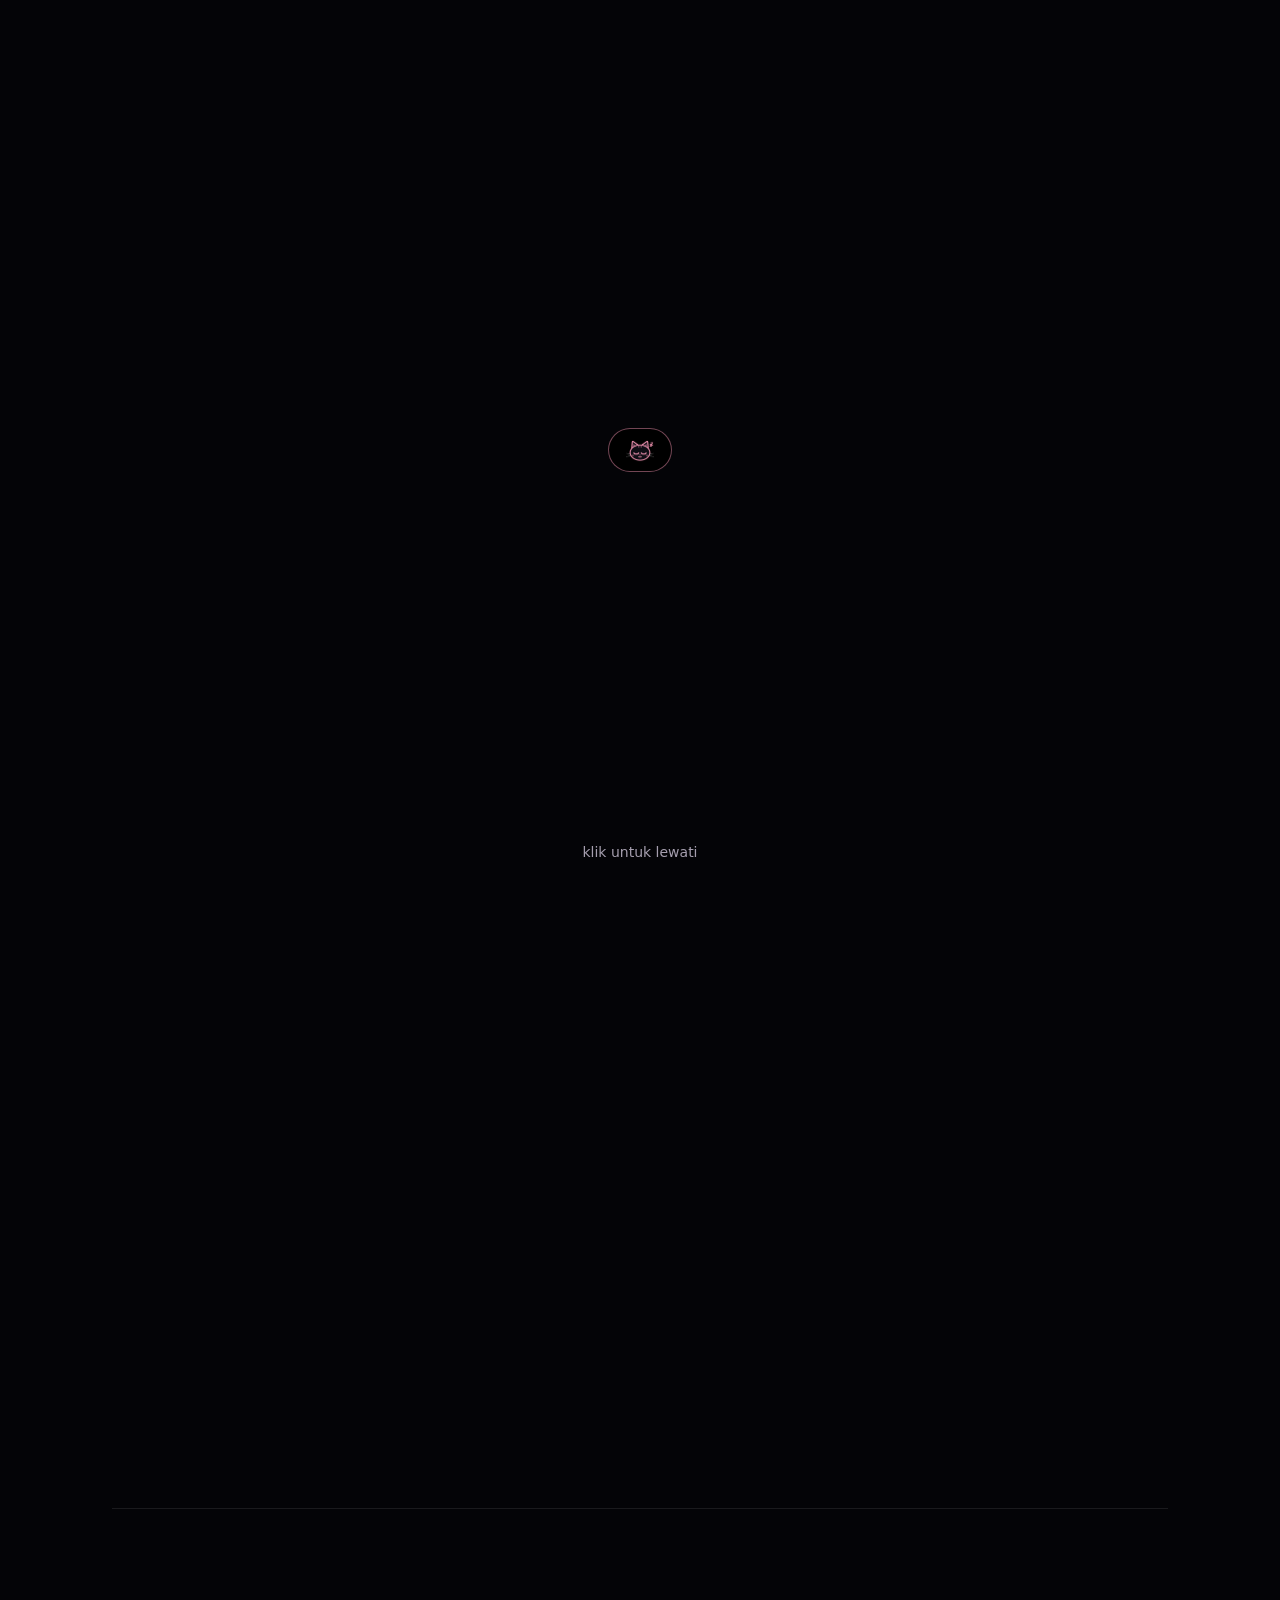
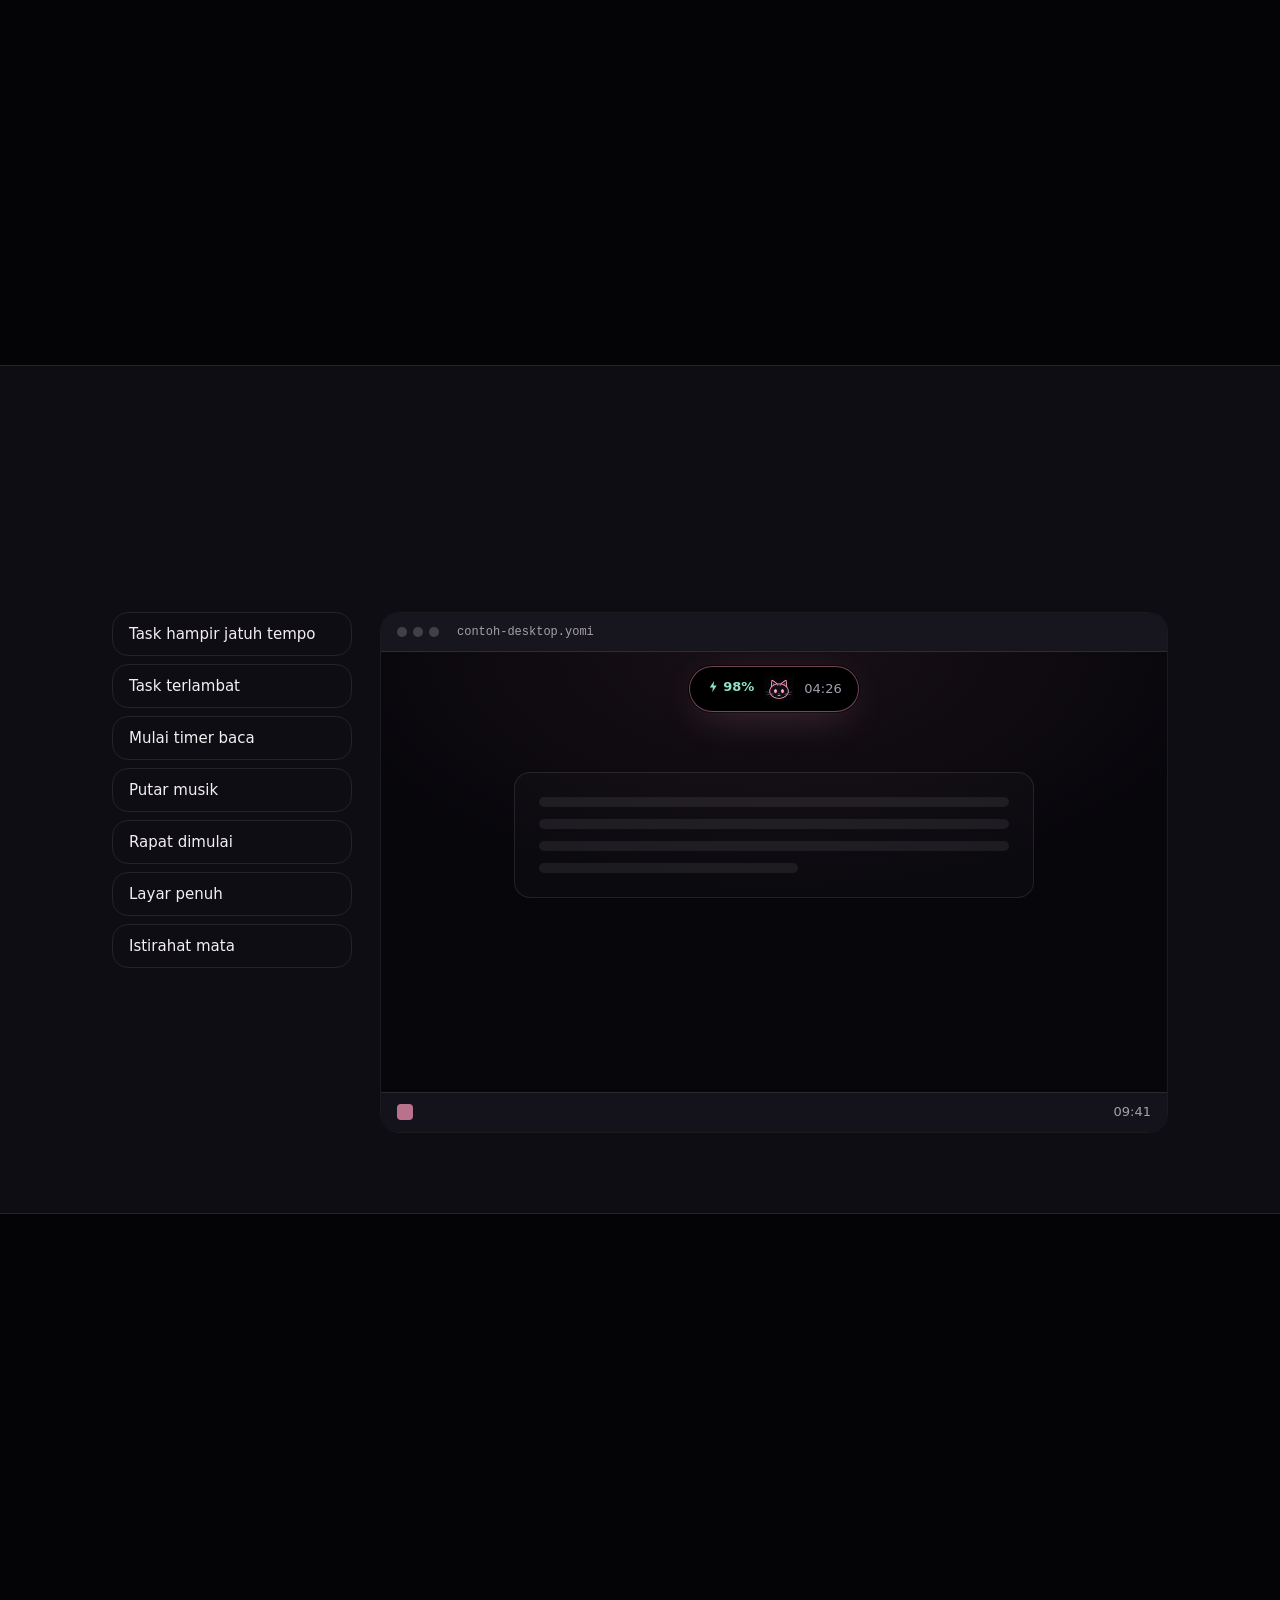
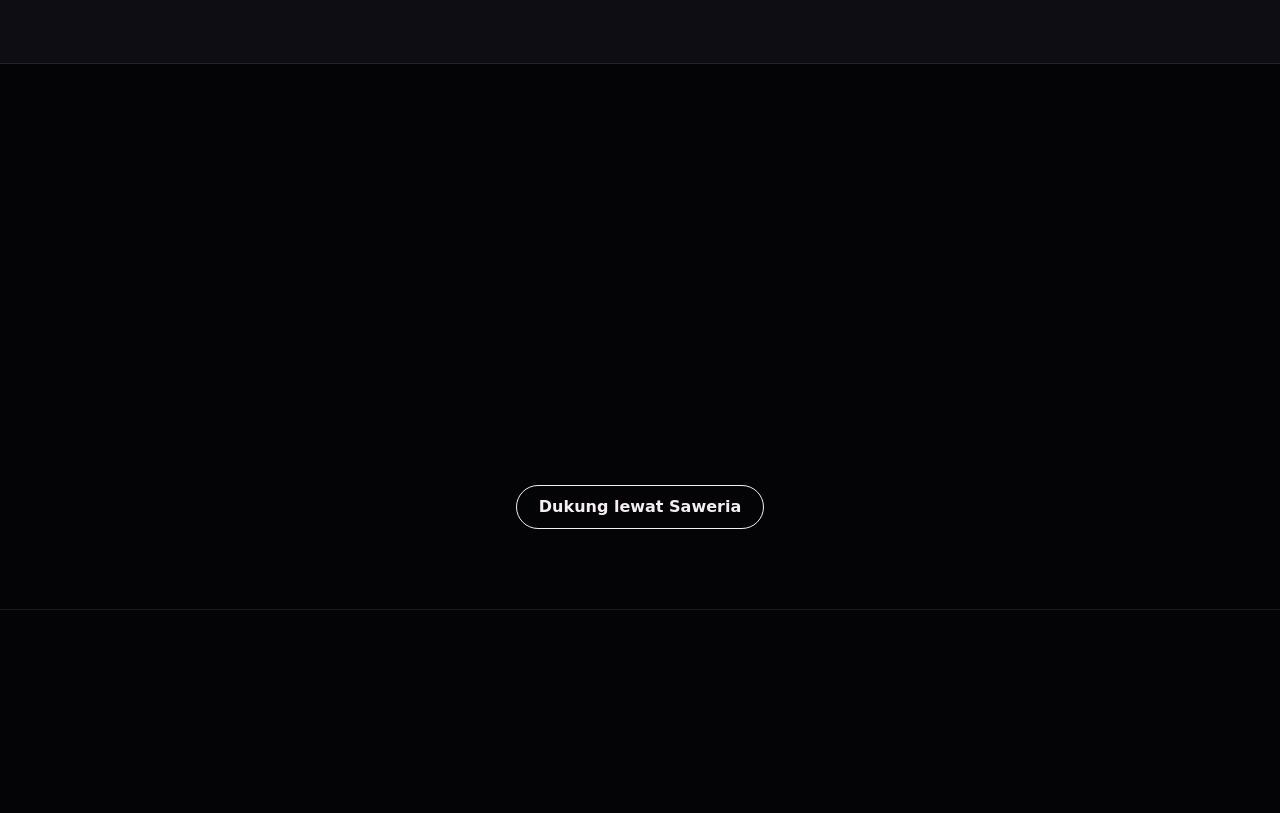
<file: index.html>
<!doctype html>
<html lang="id">
<head>
  <meta charset="utf-8">
  <meta name="viewport" content="width=device-width, initial-scale=1">
  <title>Yomi Island: island neko untuk Windows</title>
  <meta name="description" content="Island kecil bermaskot neko di tepi atas layar Windows 10 dan 11, untuk pengingat task, timer baca, jadwal anime, dan musik.">
  <meta name="theme-color" content="#040407">
  <meta http-equiv="Content-Security-Policy" content="default-src 'none'; script-src 'self'; style-src 'self' https://fonts.googleapis.com; font-src https://fonts.gstatic.com; img-src 'self' data:; connect-src 'self'; base-uri 'none'; form-action 'none'">
  <meta name="referrer" content="strict-origin-when-cross-origin">

  <meta property="og:type" content="website">
  <meta property="og:title" content="Yomi Island: island neko untuk Windows">
  <meta property="og:description" content="Tepi atas layarmu, sekarang ada yang menjaga. Island gratis bermaskot neko untuk Windows 10 dan 11.">
  <meta property="og:image" content="https://crfebrian.github.io/yomi-island-site/assets/og.png">
  <meta property="og:locale" content="id_ID">
  <meta name="twitter:card" content="summary_large_image">

  <link rel="icon" type="image/png" href="assets/favicon.png">
  <link rel="preconnect" href="https://fonts.googleapis.com">
  <link rel="preconnect" href="https://fonts.gstatic.com" crossorigin>
  <link rel="stylesheet" href="https://fonts.googleapis.com/css2?family=Zen+Maru+Gothic:wght@400;500;700&amp;display=swap">
  <link rel="stylesheet" href="style.css">
  <script src="app.js" defer></script>
</head>
<body>
  <a class="skip" href="#isi">Lewati ke isi</a>

  <header class="site-header" id="siteHeader">
    <div class="wrap header-in">
      <a class="brand" href="#top" aria-label="Yomi Island, ke atas halaman">
        <img src="assets/favicon.png" alt="" width="32" height="32">
        <span>Yomi Island</span>
      </a>
      <nav class="site-nav" id="siteNav" aria-label="Navigasi utama">
        <a href="#cerita">Cerita</a>
        <a href="#coba">Coba</a>
        <a href="#unduh">Unduh</a>
        <a href="#faq">FAQ</a>
        <a class="nav-support" href="https://saweria.co/BrianCoding" target="_blank" rel="noopener noreferrer">Dukung</a>
      </nav>
      <div class="header-actions">
        <a class="btn btn-ghost btn-sm hide-sm" href="https://saweria.co/BrianCoding" target="_blank" rel="noopener noreferrer">Dukung</a>
        <a class="btn btn-primary btn-sm" href="downloads/Yomi-Island-setup.exe" download="Yomi-Island-setup.exe">Unduh</a>
        <button class="btn btn-ghost btn-sm menu-btn" id="menuBtn" type="button" aria-expanded="false" aria-controls="siteNav">Menu</button>
      </div>
    </div>
  </header>

  <main id="isi">
    <!-- Island hidup: tetap menempel di atas halaman. Tanpa JS tampil statis. -->
    <div class="dock" id="dock">
      <div class="island pulse" id="heroIsland" data-state="hero">
        <button class="island-bar" type="button" aria-expanded="false" aria-controls="heroIsland-panel"
                aria-label="Island Yomi Island. Klik untuk membuka panel contoh">
          <span class="bar-in">
            <span class="i-left"><span class="batt"><svg class="ico" viewBox="0 0 24 24" aria-hidden="true"><path d="M13 3 6 13.5h5L10 21l7-10.5h-5z"/></svg><span class="tnum" data-batt>98%</span></span></span>
            <span class="i-neko"><img src="assets/neko/neko-idle.gif" alt="" width="30" height="23"></span>
            <span class="i-label"></span>
            <span class="i-right"><span class="tnum" data-clock>09:41</span></span>
          </span>
        </button>
      </div>
    </div>

    <section class="hero" id="top" data-island="hero">
      <div class="wrap hero-grid">
        <div class="hero-copy">
          <h1>Tepi atas layarmu, sekarang ada yang menjaga.</h1>
          <p class="lead">Yomi Island menampilkan baterai, jam, dan seekor neko yang berubah ekspresi sesuai kegiatanmu. Klik untuk membuka task, timer baca, jadwal anime, dan kontrol musik.</p>
          <div class="btn-row">
            <a class="btn btn-primary" href="downloads/Yomi-Island-setup.exe" download="Yomi-Island-setup.exe">Unduh untuk Windows</a>
            <a class="btn btn-ghost" href="#coba">Coba di browser</a>
          </div>
          <p class="fine" id="heroMeta">Versi 0.1.1 untuk Windows 10 dan 11.</p>
        </div>
        <div class="hero-art" aria-hidden="true" id="heroArt">
          <div class="stage3d">
            <div class="tilt" id="heroTilt">
              <span class="orbit"><span class="orbit-ring"><i class="dot d1"></i><i class="dot d2"></i></span></span>
              <span class="ground"></span>
              <div class="float">
                <img class="h-neko is-on" src="assets/neko/neko-idle.png" alt="" width="512" height="393">
                <img class="h-neko" src="assets/neko/neko-excited.png" alt="" width="512" height="393">
              </div>
            </div>
          </div>
        </div>
      </div>
    </section>

    <div class="strip" aria-hidden="true"><div class="strip-track"><img src="assets/neko/neko-idle.png" alt="" width="512" height="393" loading="lazy"><img src="assets/neko/neko-excited.png" alt="" width="512" height="393" loading="lazy"><img src="assets/neko/neko-reading.png" alt="" width="512" height="393" loading="lazy"><img src="assets/neko/neko-music.png" alt="" width="512" height="393" loading="lazy"><img src="assets/neko/neko-sad.png" alt="" width="512" height="393" loading="lazy"><img src="assets/neko/neko-shock.png" alt="" width="512" height="393" loading="lazy"><img src="assets/neko/neko-sleep.png" alt="" width="512" height="393" loading="lazy"><img src="assets/neko/neko-idle.png" alt="" width="512" height="393" loading="lazy"><img src="assets/neko/neko-excited.png" alt="" width="512" height="393" loading="lazy"><img src="assets/neko/neko-reading.png" alt="" width="512" height="393" loading="lazy"><img src="assets/neko/neko-music.png" alt="" width="512" height="393" loading="lazy"><img src="assets/neko/neko-sad.png" alt="" width="512" height="393" loading="lazy"><img src="assets/neko/neko-shock.png" alt="" width="512" height="393" loading="lazy"><img src="assets/neko/neko-sleep.png" alt="" width="512" height="393" loading="lazy"></div></div>

    <!-- 5.2 Cerita -->
    <section class="section" id="cerita" aria-labelledby="h-cerita">
      <div class="wrap">
        <div class="sec-head">
          <h2 id="h-cerita">Satu hari bersama Yomi Island</h2>
          <p>Dari pagi sampai malam, island di atas halaman ini ikut berubah. Gulir pelan-pelan dan lihat neko menyesuaikan diri.</p>
        </div>

        <article class="story-item" id="s1" data-island="today">
          <div class="story-text">
            <span class="num tnum">01</span>
            <h3>Hari ini</h3>
            <p>Catat task lengkap dengan jamnya. Yomi mengingatkan sebelum waktunya habis, dan neko berganti ekspresi : semangat saat kurang dari 15 menit, kaget saat terlambat, sedih kalau sudah lama terlewat.</p>
            <p>Notifikasi bisa disertai bunyi, dan bunyinya bisa dimatikan.</p>
          </div>
          <div class="story-ui">
            <div class="ui ui-today">
              <div class="ui-head"><span data-today-date>Hari ini</span><span class="chip">3 task</span></div>
              <ul class="tasks">
                <li><span class="t-time tnum">14:30</span><span class="t-name">Kirim laporan mingguan</span><span class="chip chip-live">12 mnt lagi</span></li>
                <li><span class="t-time tnum">16:00</span><span class="t-name">Balas email dosen</span><span class="t-note">nanti</span></li>
                <li class="late"><span class="t-time tnum">09:00</span><span class="t-name">Beli tinta printer</span><span class="chip chip-danger">terlambat</span></li>
              </ul>
            </div>
          </div>
        </article>

        <article class="story-item flip" id="s2" data-island="read">
          <div class="story-text">
            <span class="num tnum">02</span>
            <h3>Baca</h3>
            <p>Timer Baca 25 menit, Fokus 50 menit, dan Rehat 5 menit. Sisa waktunya tampil di yomi, jadi kamu tidak perlu membuka apa pun.</p>
            <p>Atur target halaman harian, catat progres tiap buku, dan jaga hitungan hari beruntun membacamu.</p>
          </div>
          <div class="story-ui">
            <div class="ui ui-read">
              <div class="seg" role="presentation"><span class="on">Baca 25</span><span>Fokus 50</span><span>Rehat 5</span></div>
              <div class="read-main">
                <svg class="ring" viewBox="0 0 100 100" aria-hidden="true">
                  <circle cx="50" cy="50" r="42" class="ring-bg"/>
                  <circle cx="50" cy="50" r="42" class="ring-fg" id="ringFg" pathLength="100" stroke-dasharray="100" stroke-dashoffset="3"/>
                </svg>
                <span class="ring-time tnum" id="ringTime">24:12</span>
              </div>
              <dl class="stats">
                <div><dt>Target hari ini</dt><dd class="tnum">12 dari 20 halaman</dd><div class="bar"><i class="p60"></i></div></div>
                <div><dt>Beruntun</dt><dd class="tnum">7 hari</dd></div>
              </dl>
            </div>
          </div>
        </article>

        <article class="story-item" id="s3" data-island="anime">
          <div class="story-text">
            <span class="num tnum">03</span>
            <h3>Anime dan manga</h3>
            <p>Hitung mundur episode berikutnya diambil dari AniList. Bab terbaru manga diambil dari MangaDex, dan bahasa babnya bisa kamu ubah di Pengaturan.</p>
            <p>Dicek tiap 30 menit, lalu dikabarkan lewat yomi.</p>
          </div>
          <div class="story-ui">
            <div class="ui ui-anime">
              <div class="feed-row">
                <img class="bob" src="assets/neko/neko-excited.png" alt="" width="64" height="49" loading="lazy">
                <div><strong>Bintang Senja</strong><span class="tnum">Episode 8 tayang 2 jam 14 menit lagi</span></div>
                <span class="chip">AniList</span>
              </div>
              <div class="feed-row">
                <span class="cover" aria-hidden="true"></span>
                <div><strong>Kota Hujan</strong><span class="tnum">Bab 112 baru saja rilis</span></div>
                <span class="chip">MangaDex</span>
              </div>
              <p class="ui-foot">Judul di atas hanya contoh.</p>
            </div>
          </div>
        </article>

        <article class="story-item flip" id="s4" data-island="music">
          <div class="story-text">
            <span class="num tnum">04</span>
            <h3>Musik</h3>
            <p>Judul, artis, dan sampul album tampil dari pemutar apa pun: Spotify, pemutar musik, atau browser. Kalau pemutarnya tidak menyediakan sampul, neko membuatkan sampul pengganti. Ada tombol sebelumnya, putar/jeda, dan berikutnya.</p>
          </div>
          <div class="story-ui">
            <div class="ui ui-music">
              <div class="player-top">
                <img class="beat" src="assets/neko/neko-music.png" alt="" width="96" height="74" loading="lazy">
                <div class="player-meta"><strong>An Ode To</strong><span>Kenji Peach</span></div>
                <span class="eq" aria-hidden="true"><i></i><i></i><i></i><i></i></span>
              </div>
              <div class="bar bar-lg"><i class="p45"></i></div>
              <div class="player-ctrl">
                <button class="ic-btn" type="button" tabindex="-1" aria-hidden="true"><svg class="ico" viewBox="0 0 24 24"><path d="M7 5v14M18 6v12l-9-6z"/></svg></button>
                <button class="ic-btn ic-main" type="button" tabindex="-1" aria-hidden="true"><svg class="ico fill" viewBox="0 0 24 24"><path d="M8 5v14l11-7z"/></svg></button>
                <button class="ic-btn" type="button" tabindex="-1" aria-hidden="true"><svg class="ico" viewBox="0 0 24 24"><path d="M17 5v14M6 6v12l9-6z"/></svg></button>
                <span class="vol"><svg class="ico" viewBox="0 0 24 24" aria-hidden="true"><path d="M4 9.5h3.5L12 6v12l-4.5-3.5H4zM16 9a4 4 0 0 1 0 6"/></svg><span class="bar"><i class="p75"></i></span></span>
              </div>
              <p class="lyric" id="storyLyric">Baris lirik tampil di sini, mengikuti lagu.</p>
            </div>
          </div>
        </article>

        <article class="story-item" id="s5" data-island="chill">
          <div class="story-text">
            <span class="num tnum">05</span>
            <h3>Santai</h3>
            <p>Istirahat mata 20-20-20 : yomi menampilkan hitungan dan neko tidur sebentar. Ada kutipan harian dan penanda saat layarmu direkam.</p>
            <p>Untuk pemain game, ada pengingat reset harian hingga 12 timer. Suara latar punya tiga pilihan lo-fi, yaitu malam, hujan, dan kafe, yang memutar lagu dari dalam aplikasi.</p>
          </div>
          <div class="story-ui">
            <div class="ui ui-chill">
              <div class="tile tile-eye">
                <img class="snooze" src="assets/neko/neko-sleep.png" alt="" width="80" height="61" loading="lazy">
                <strong class="tnum" id="eyeTime">18 dtk</strong>
                <span>Istirahat mata</span>
              </div>
              <div class="tile tile-quote"><span>Kutipan hari ini</span><p>"Satu bab lagi, lalu minum air."</p></div>
              <div class="tile tile-game"><span>Daily gacha</span><strong class="tnum">reset 4 j 10 mnt</strong></div>
              <div class="tile tile-amb"><span>Suara latar</span><strong>Lo-fi</strong><span class="eq" aria-hidden="true"><i></i><i></i><i></i><i></i></span></div>
            </div>
          </div>
        </article>

        <article class="story-item flip" id="s6" data-island="auto">
          <div class="story-text">
            <span class="num tnum">06</span>
            <h3>Mode otomatis</h3>
            <p><strong>Mode rapat :</strong> saat mikrofon dipakai, pengingat dan bunyi ditahan, dan yomi menjadi indikator rapat dengan jumlah yang ditahan.</p>
            <p><strong>Mode nonton :</strong> saat ada aplikasi layar penuh, seperti video atau game, island bersembunyi dan pengingat ikut ditahan.</p>
          </div>
          <div class="story-ui">
            <div class="ui ui-auto">
              <div class="mini-pill"><span class="mic-dot" aria-hidden="true"></span><img class="bob" src="assets/neko/neko-idle.png" alt="" width="30" height="23" loading="lazy"><span class="tnum">Rapat · 2 ditahan</span></div>
              <div class="fs-box" aria-hidden="true">
                <svg class="ico" viewBox="0 0 24 24"><rect x="3" y="5" width="18" height="12" rx="3"/><path d="M10 9.5v3.5l3-1.75z"/></svg>
                <span>Layar penuh: island bersembunyi</span>
              </div>
            </div>
          </div>
        </article>
      </div>
    </section>

    <!-- 5.3 Coba langsung -->
    <section class="section section-alt" id="coba" aria-labelledby="h-coba" data-island="hero">
      <div class="wrap">
        <div class="sec-head">
          <h2 id="h-coba">Coba langsung di browser</h2>
          <p>Pilih skenario di samping, lalu lihat island bereaksi seperti di Windows. Klik pill-nya untuk membuka panel. <strong>Ini contoh, isinya bukan data asli.</strong></p>
        </div>
        <div class="demo">
          <div class="scenarios" role="group" aria-label="Skenario demo">
            <button type="button" class="sc" data-scenario="urgent" aria-pressed="false">Task hampir jatuh tempo</button>
            <button type="button" class="sc" data-scenario="late" aria-pressed="false">Task terlambat</button>
            <button type="button" class="sc" data-scenario="read" aria-pressed="false">Mulai timer baca</button>
            <button type="button" class="sc" data-scenario="music" aria-pressed="false">Putar musik</button>
            <button type="button" class="sc" data-scenario="meeting" aria-pressed="false">Rapat dimulai</button>
            <button type="button" class="sc" data-scenario="fullscreen" aria-pressed="false">Layar penuh</button>
            <button type="button" class="sc" data-scenario="eye" aria-pressed="false">Istirahat mata</button>
          </div>
          <div class="browser">
            <div class="browser-bar" aria-hidden="true"><i></i><i></i><i></i><span>contoh-desktop.yomi</span></div>
            <div class="desk" id="desk">
              <div class="island island-demo" id="demoIsland" data-state="hero">
                <button class="island-bar" type="button" aria-expanded="false" aria-controls="demoIsland-panel"
                        aria-label="Island demo. Klik untuk membuka panel contoh">
                  <span class="bar-in">
                    <span class="i-left"><span class="batt"><svg class="ico" viewBox="0 0 24 24" aria-hidden="true"><path d="M13 3 6 13.5h5L10 21l7-10.5h-5z"/></svg><span class="tnum" data-batt>98%</span></span></span>
                    <span class="i-neko"><img src="assets/neko/neko-idle.png" alt="" width="30" height="23"></span>
                    <span class="i-label"></span>
                    <span class="i-right"><span class="tnum" data-clock>09:41</span></span>
                  </span>
                </button>
              </div>
              <p class="desk-lyric" id="deskLyric" aria-hidden="true"></p>
              <div class="desk-app" aria-hidden="true"><i></i><i></i><i></i><i class="short"></i></div>
              <div class="desk-fs" id="deskFs" aria-hidden="true"><svg class="ico" viewBox="0 0 24 24"><rect x="3" y="5" width="18" height="12" rx="3"/><path d="M10 9.5v3.5l3-1.75z"/></svg><span>Video layar penuh</span></div>
              <div class="taskbar" aria-hidden="true"><span class="start"></span><span class="tnum" data-clock>09:41</span></div>
            </div>
          </div>
        </div>
        <p class="sr-only" id="demoStatus" role="status" aria-live="polite"></p>
      </div>
    </section>



    <!-- 5.6 Unduh -->
    <section class="section" id="unduh" aria-labelledby="h-unduh" data-island="download">
      <div class="wrap">
        <div class="sec-head">
          <h2 id="h-unduh">Pasang Yomi Island dalam tiga langkah</h2>
          <p>Gratis untuk pemakaian pribadi.</p>
        </div>
        <ol class="steps">
          <li class="step">
            <span class="step-n tnum">1</span>
            <h3>Unduh</h3>
            <p>Tekan tombol di bawah. Berkas installer <code>Yomi-Island-setup.exe</code> langsung terunduh.</p>
            <a class="btn btn-primary" href="downloads/Yomi-Island-setup.exe" download="Yomi-Island-setup.exe">Unduh untuk Windows</a>
          </li>
          <li class="step step-wide">
            <span class="step-n tnum">2</span>
            <h3>Pasang</h3>
            <p>Jalankan installer-nya. Windows mungkin menampilkan "Windows protected your PC" karena aplikasi ini belum bertanda tangan digital.</p>
            <div class="warn" role="note">
              <strong>Catatan SmartScreen</strong>
              <p>Pilih <b>Informasi lebih lanjut</b>, lalu <b>Tetap jalankan</b>. Peringatan ini wajar untuk aplikasi yang belum bertanda tangan digital, tapi artinya Windows tidak bisa memverifikasi penerbitnya. Unduh hanya dari situs resmi ini.</p>
            </div>
          </li>
          <li class="step">
            <span class="step-n tnum">3</span>
            <h3>Selesai</h3>
            <p>Yomi muncul di tengah atas layar. Klik untuk membuka, seret untuk menggeser. Yomi Island juga terbuka sendiri setiap Windows dinyalakan.</p>
          </li>
        </ol>
        <dl class="reqs">
          <div><dt>Kebutuhan</dt><dd>Windows 10 atau 11, 64-bit</dd></div>
          <div><dt>Ukuran installer</dt><dd class="tnum" id="dlSize">9,7 MB</dd></div>
          <div><dt>Versi</dt><dd class="tnum">0.1.1</dd></div>
        </dl>
      </div>
    </section>

    <!-- 5.7 FAQ -->
    <section class="section section-alt" id="faq" aria-labelledby="h-faq" data-island="hero">
      <div class="wrap faq-grid">
        <div class="sec-head">
          <h2 id="h-faq">Pertanyaan yang sering muncul</h2>
          <p>Jawabannya singkat dan jujur, termasuk soal hal yang belum ada.</p>
        </div>
        <div class="faq">
          <details><summary>Apakah gratis?</summary><p>Ya, untuk pemakaian pribadi non-komersial. Lisensinya source-available, bukan open source: kode boleh dibaca, tapi tidak boleh dijual atau dibagikan ulang tanpa izin. Baca <a href="https://github.com/CrFebrian/Dynamic-Neko/blob/main/LICENSE.txt" target="_blank" rel="noopener noreferrer">LICENSE.txt</a>.</p></details>
          <details><summary>Kenapa ada peringatan SmartScreen?</summary><p>Installer belum bertanda tangan digital, jadi Windows menampilkan "Windows protected your PC". Pilih Informasi lebih lanjut, lalu Tetap jalankan. Unduh hanya dari situs resmi ini.</p></details>
          <details><summary>Data apa yang dikirim keluar?</summary><p>Tidak ada akun dan tidak ada telemetri. Aplikasi hanya menghubungi AniList (jadwal anime), MangaDex (bab manga), LRCLIB (lirik, bila dinyalakan), dan GitHub (cek versi, bisa dimatikan). Rinciannya ada di <a href="privasi.html">Kebijakan Privasi</a>.</p></details>
          <details><summary>Di mana data disimpan?</summary><p>Lokal di laptopmu: task, buku, dan pengaturan. Catatan error ditulis ke <code>error.log</code> di folder data aplikasi, dan tidak dikirim ke mana pun kecuali kamu sendiri melaporkan masalah.</p></details>
          <details><summary>Bagaimana volume bekerja?</summary><p>Tombol volume mengatur volume utama Windows, bukan volume satu aplikasi saja.</p></details>
          <details><summary>Musik atau lirik tidak muncul?</summary><p>Pemutarnya harus melaporkan lagu ke Windows. Spotify, pemutar musik, dan browser biasanya bisa. Lirik bergantung pada ketersediaannya di LRCLIB.</p></details>
          <details><summary>Yomi hilang saat saya menonton?</summary><p>Itu Mode nonton. Kamu bisa mematikannya di Pengaturan, bagian Mode fokus.</p></details>
          <details><summary>Pengingat tidak berbunyi saat rapat?</summary><p>Itu Mode rapat, yang menahan pengingat dan bunyi saat mikrofon dipakai. Matikan di Pengaturan bila tidak mau.</p></details>
          <details><summary>Bagaimana cara menerima pembaruan?</summary><p>Pengaturan, Umum, Pembaruan memeriksa GitHub Releases paling sering 12 jam sekali dan memberi tahu lewat yomi. Pemasangannya masih manual. Pembaruan otomatis bertanda tangan ada di rencana.</p></details>
          <details><summary>Bisa jalan otomatis saat Windows mulai?</summary><p>Ya, dan itu otomatis: setelah terpasang, Yomi Island terbuka sendiri setiap Windows dinyalakan, tanpa pengaturan khusus. Tombol Keluar hanya menutupnya untuk sesi itu. Untuk menghentikannya selamanya, matikan di Pengaturan Windows, Aplikasi, Startup, atau copot pemasangan.</p></details>
          <details><summary>Bagaimana melaporkan masalah?</summary><p>Buka Pengaturan, lalu "Ada masalah?". Itu membuka folder log dan formulir GitHub yang sudah terisi sebagian. Kamu meninjau isinya sebelum mengirim.</p></details>
          <details><summary>Bagaimana cara mencopot?</summary><p>Pengaturan Windows, Aplikasi, lalu Yomi Island.</p></details>
          <details><summary>Bisa dipakai di Mac atau Linux?</summary><p>Belum. Yomi Island hanya untuk Windows 10 dan 11.</p></details>
        </div>
      </div>
    </section>

    <!-- 5.8 Dukung -->
    <section class="section support" id="dukung" aria-labelledby="h-dukung" data-island="download">
      <div class="wrap">
        <div class="sleeper" aria-hidden="true"><img src="assets/neko/neko-sleep.png" alt="" width="120" height="92" loading="lazy"><span class="zz z1">z</span><span class="zz z2">z</span><span class="zz z3">Z</span></div>
        <h2 id="h-dukung">Suka dengan Yomi Island?</h2>
        <p>Aplikasi ini dibuat sendirian, di sela-sela membaca manga dan menyelesaikan task. Kalau neko ini menemanimu dengan baik dan kamu ingin membalasnya, kamu bisa mentraktir lewat Saweria. Tidak ada kewajiban, dan semua fiturnya tetap sama.</p>
        <a class="btn btn-ghost" href="https://saweria.co/BrianCoding" target="_blank" rel="noopener noreferrer">Dukung lewat Saweria</a>
      </div>
    </section>
  </main>

  <footer class="site-footer">
    <div class="wrap foot-in">
      <div class="foot-col">
        <p class="foot-brand">Yomi Island</p>
        <p class="fine">Hak cipta 2026 CrFebrian. Yomi Island memakai lisensi source-available untuk pemakaian pribadi non-komersial. Baca <a href="https://github.com/CrFebrian/Dynamic-Neko/blob/main/LICENSE.txt" target="_blank" rel="noopener noreferrer">LICENSE.txt</a>. Tanpa akun dan tanpa telemetri, baca <a href="privasi.html">Kebijakan Privasi</a>.</p>
      </div>
      <nav class="foot-links" aria-label="Tautan footer">
        <a href="https://github.com/CrFebrian/Dynamic-Neko/issues" target="_blank" rel="noopener noreferrer">Laporkan masalah</a>
        <a href="privasi.html">Privasi</a>
      </nav>
    </div>
  </footer>

  <div class="progress" id="progress" aria-hidden="true"><i></i><img src="assets/neko/neko-idle.png" alt="" width="30" height="23"></div>

  <noscript><p class="noscript">Beberapa bagian interaktif butuh JavaScript. Isi halaman tetap bisa dibaca.</p></noscript>
</body>
</html>
</file>
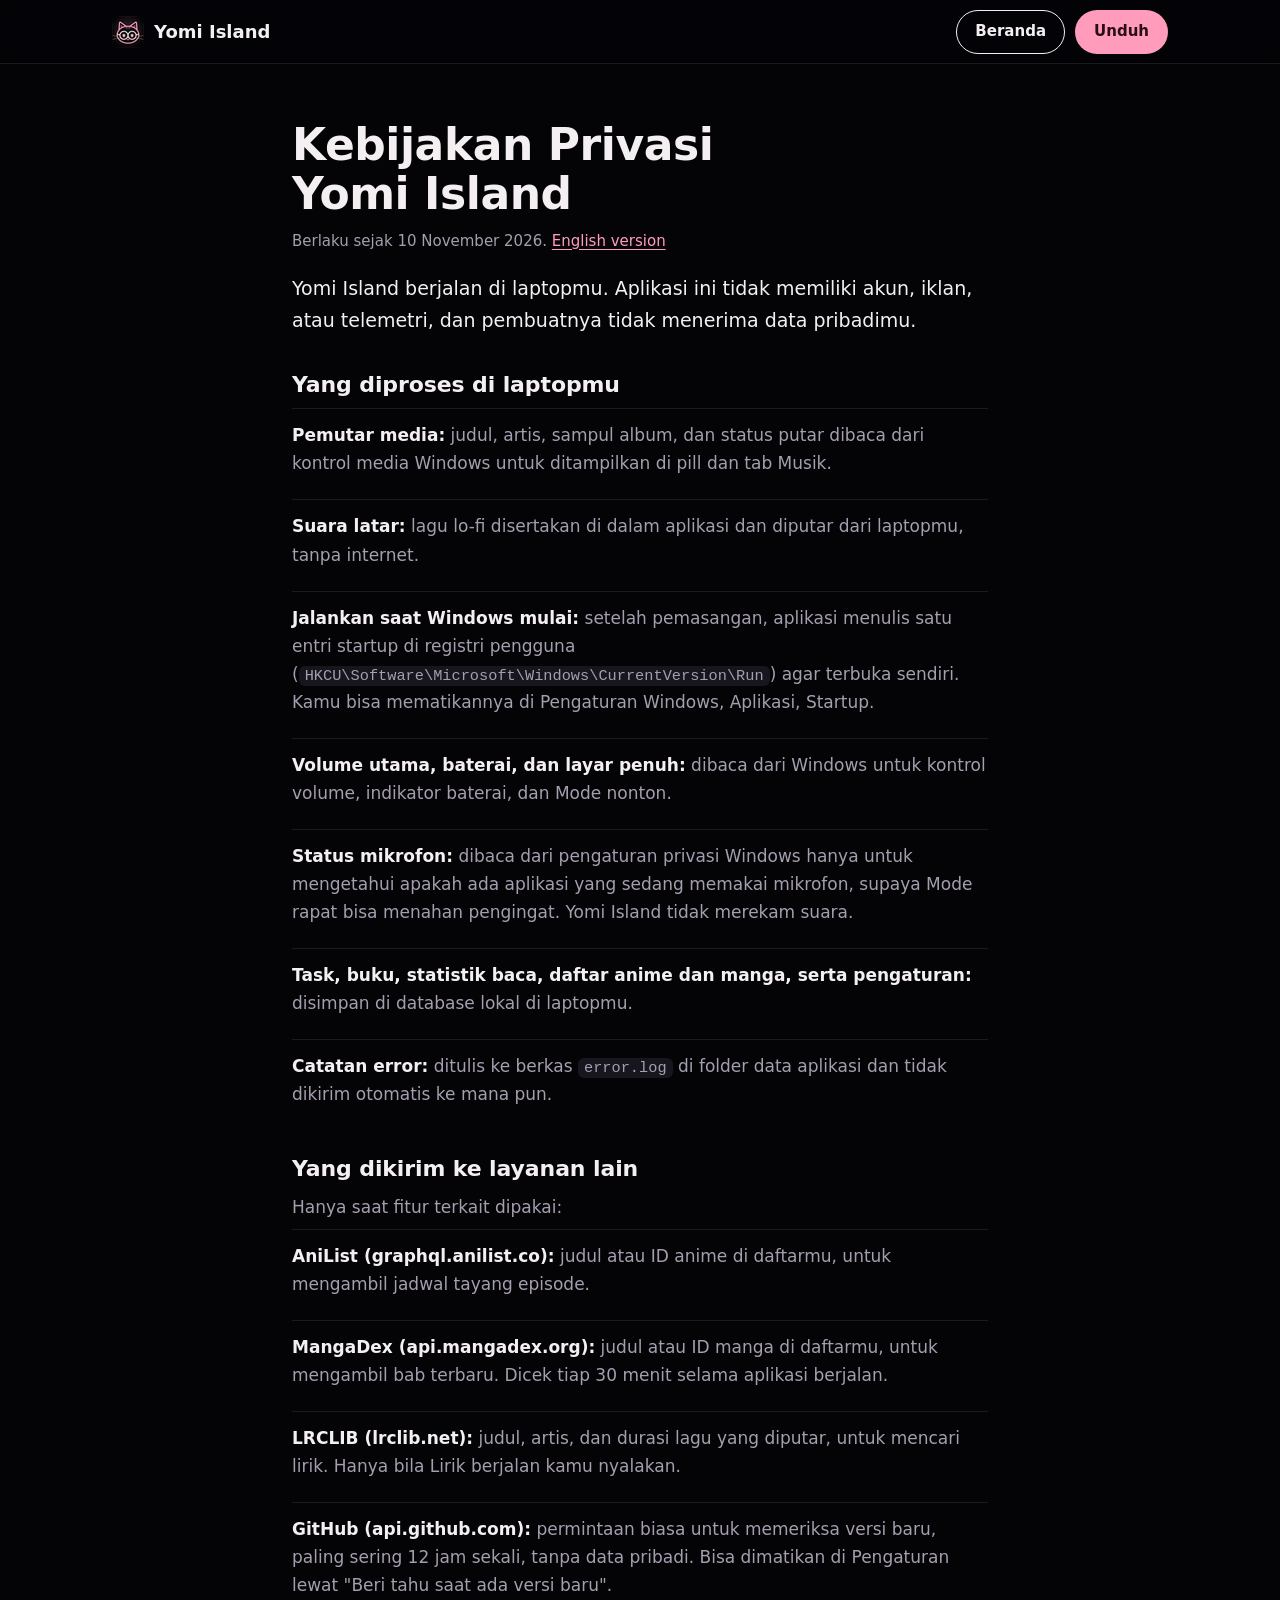
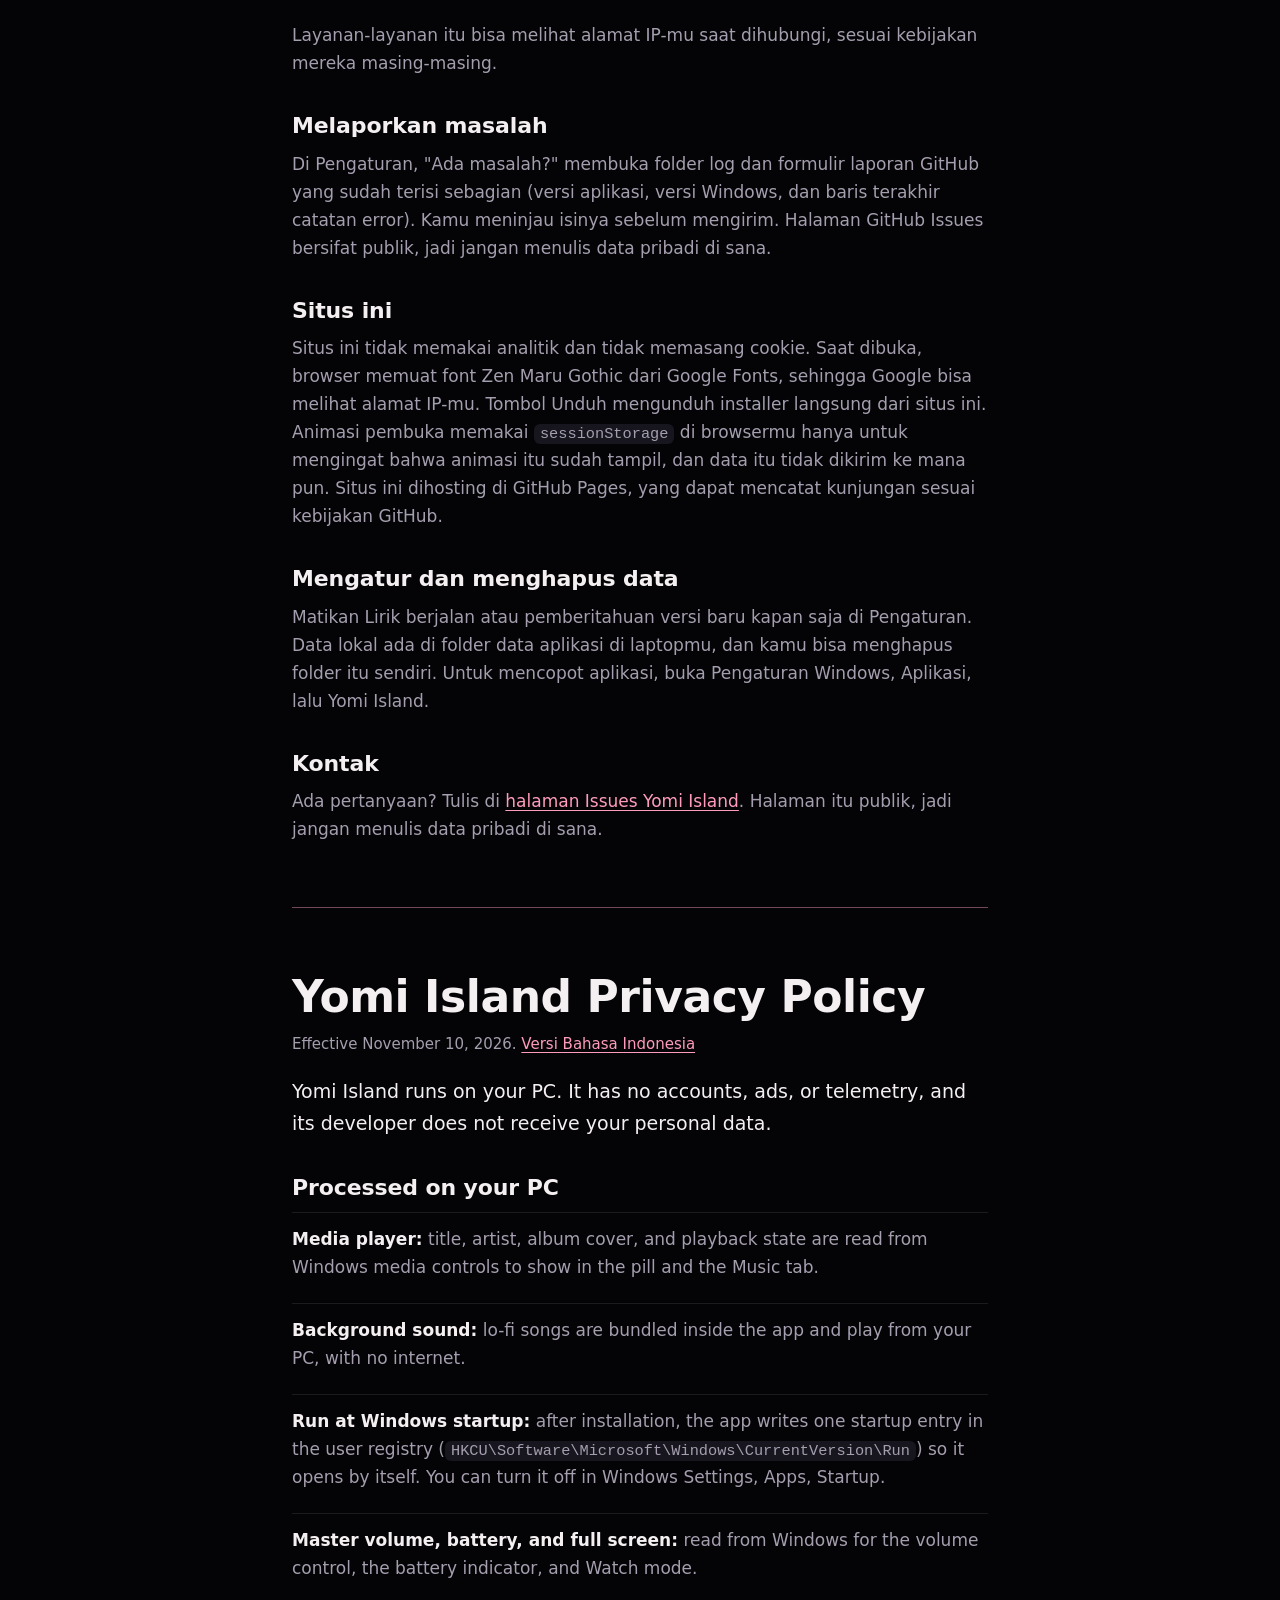
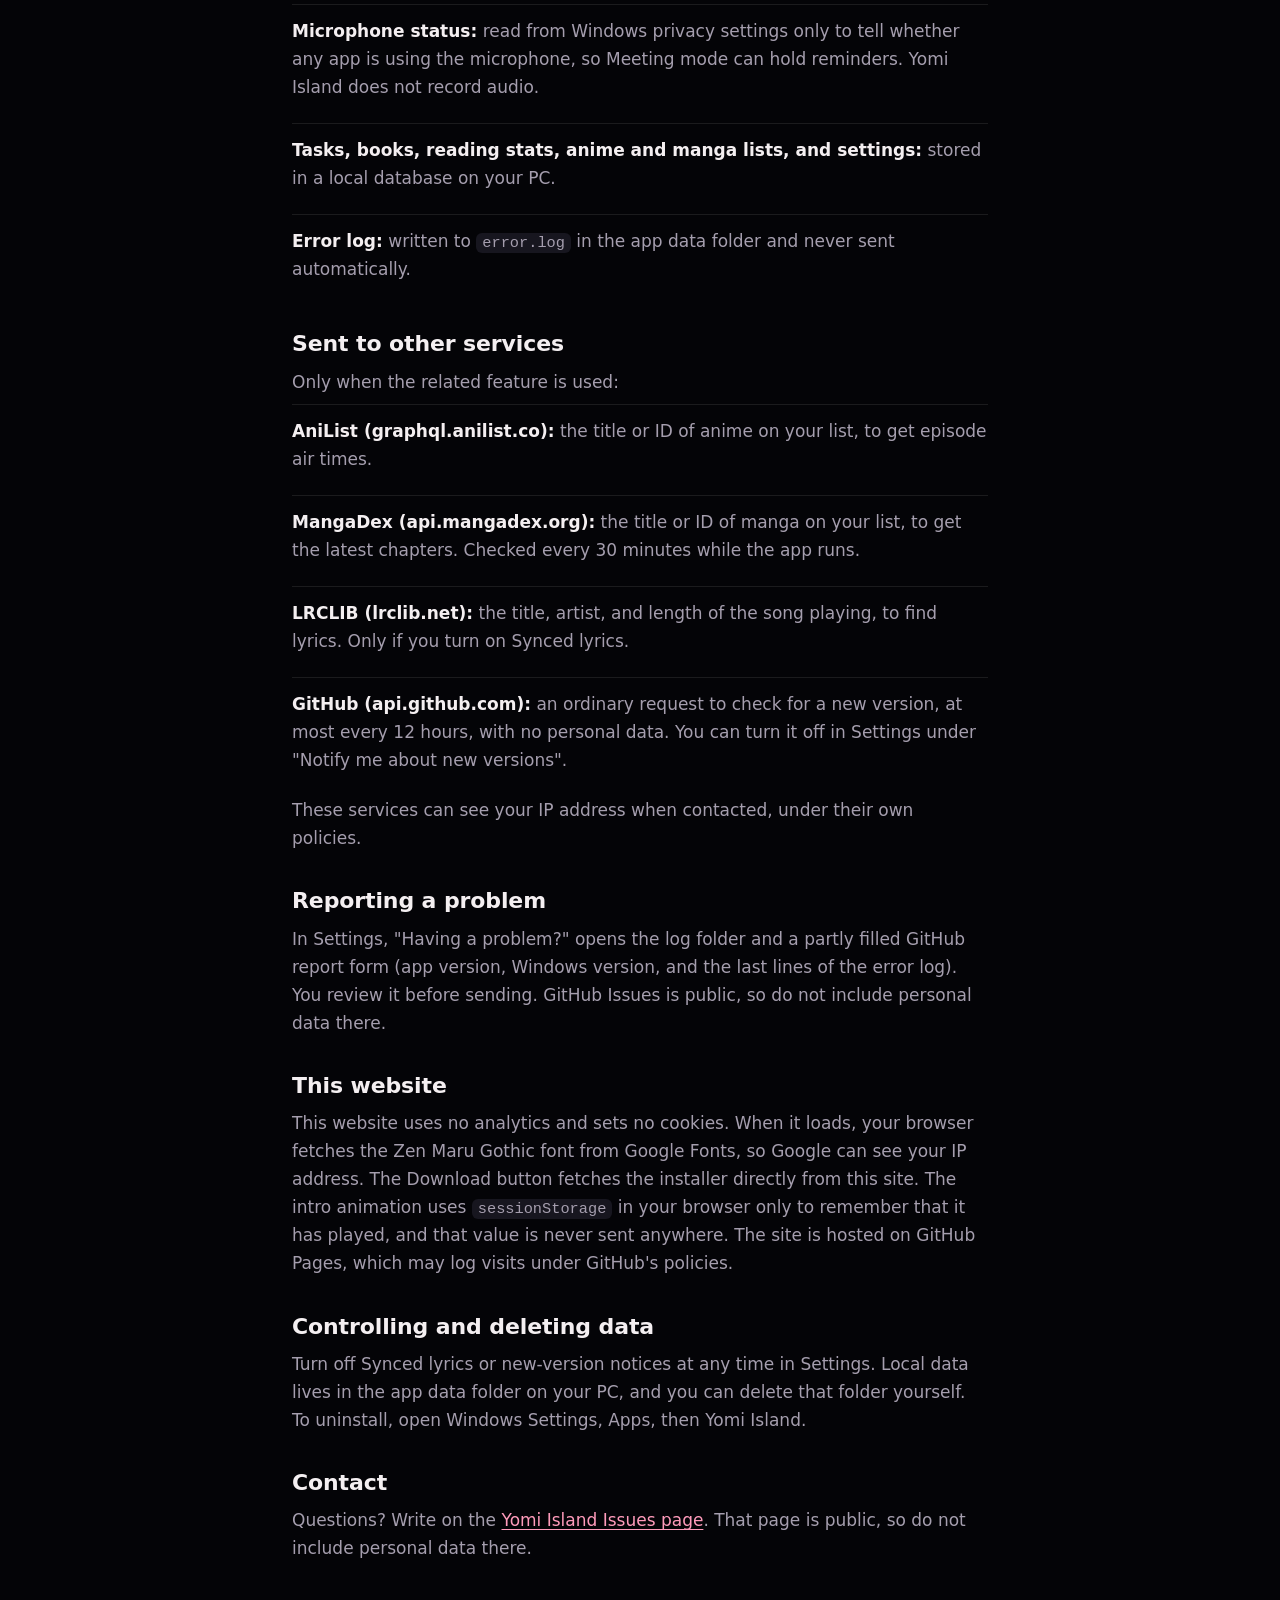
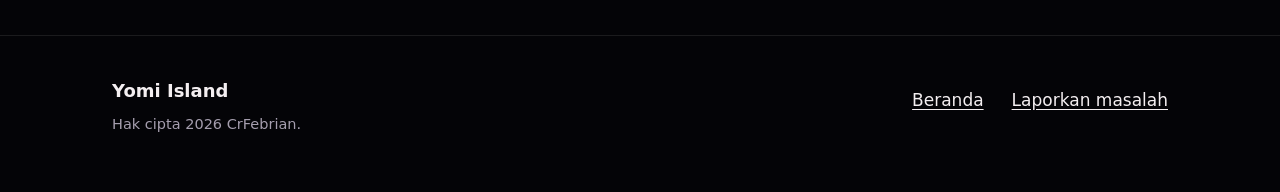
<file: privasi.html>
<!doctype html>
<html lang="id">
<head>
  <meta charset="utf-8">
  <meta name="viewport" content="width=device-width, initial-scale=1">
  <title>Kebijakan Privasi Yomi Island</title>
  <meta name="description" content="Kebijakan privasi Yomi Island: data apa yang diproses di laptopmu dan apa yang dikirim ke layanan lain.">
  <meta name="theme-color" content="#040407">
  <meta http-equiv="Content-Security-Policy" content="default-src 'none'; style-src 'self' https://fonts.googleapis.com; font-src https://fonts.gstatic.com; img-src 'self' data:; base-uri 'none'; form-action 'none'">
  <meta name="referrer" content="strict-origin-when-cross-origin">
  <link rel="icon" type="image/png" href="assets/favicon.png">
  <link rel="preconnect" href="https://fonts.googleapis.com">
  <link rel="preconnect" href="https://fonts.gstatic.com" crossorigin>
  <link rel="stylesheet" href="https://fonts.googleapis.com/css2?family=Zen+Maru+Gothic:wght@400;500;700&amp;display=swap">
  <link rel="stylesheet" href="style.css">
</head>
<body>
  <a class="skip" href="#isi">Lewati ke isi</a>
  <header class="site-header">
    <div class="wrap header-in">
      <a class="brand" href="index.html" aria-label="Yomi Island, ke beranda">
        <img src="assets/favicon.png" alt="" width="32" height="32">
        <span>Yomi Island</span>
      </a>
      <div class="header-actions">
        <a class="btn btn-ghost btn-sm" href="index.html">Beranda</a>
        <a class="btn btn-primary btn-sm" href="downloads/Yomi-Island-setup.exe" download="Yomi-Island-setup.exe">Unduh</a>
      </div>
    </div>
  </header>

  <main id="isi" class="doc-page">
    <div class="wrap doc">
      <!-- Bahasa Indonesia -->
      <article id="id" lang="id">
        <h1>Kebijakan Privasi Yomi Island</h1>
        <p class="doc-meta">Berlaku sejak 10 November 2026. <a href="#en" hreflang="en">English version</a></p>
        <p class="doc-lead">Yomi Island berjalan di laptopmu. Aplikasi ini tidak memiliki akun, iklan, atau telemetri, dan pembuatnya tidak menerima data pribadimu.</p>

        <h2>Yang diproses di laptopmu</h2>
        <ul class="doc-list">
          <li><strong>Pemutar media:</strong> judul, artis, sampul album, dan status putar dibaca dari kontrol media Windows untuk ditampilkan di pill dan tab Musik.</li>
          <li><strong>Suara latar:</strong> lagu lo-fi disertakan di dalam aplikasi dan diputar dari laptopmu, tanpa internet.</li>
          <li><strong>Jalankan saat Windows mulai:</strong> setelah pemasangan, aplikasi menulis satu entri startup di registri pengguna (<code>HKCU\Software\Microsoft\Windows\CurrentVersion\Run</code>) agar terbuka sendiri. Kamu bisa mematikannya di Pengaturan Windows, Aplikasi, Startup.</li>
          <li><strong>Volume utama, baterai, dan layar penuh:</strong> dibaca dari Windows untuk kontrol volume, indikator baterai, dan Mode nonton.</li>
          <li><strong>Status mikrofon:</strong> dibaca dari pengaturan privasi Windows hanya untuk mengetahui apakah ada aplikasi yang sedang memakai mikrofon, supaya Mode rapat bisa menahan pengingat. Yomi Island tidak merekam suara.</li>
          <li><strong>Task, buku, statistik baca, daftar anime dan manga, serta pengaturan:</strong> disimpan di database lokal di laptopmu.</li>
          <li><strong>Catatan error:</strong> ditulis ke berkas <code>error.log</code> di folder data aplikasi dan tidak dikirim otomatis ke mana pun.</li>
        </ul>

        <h2>Yang dikirim ke layanan lain</h2>
        <p>Hanya saat fitur terkait dipakai:</p>
        <ul class="doc-list">
          <li><strong>AniList (graphql.anilist.co):</strong> judul atau ID anime di daftarmu, untuk mengambil jadwal tayang episode.</li>
          <li><strong>MangaDex (api.mangadex.org):</strong> judul atau ID manga di daftarmu, untuk mengambil bab terbaru. Dicek tiap 30 menit selama aplikasi berjalan.</li>
          <li><strong>LRCLIB (lrclib.net):</strong> judul, artis, dan durasi lagu yang diputar, untuk mencari lirik. Hanya bila Lirik berjalan kamu nyalakan.</li>
          <li><strong>GitHub (api.github.com):</strong> permintaan biasa untuk memeriksa versi baru, paling sering 12 jam sekali, tanpa data pribadi. Bisa dimatikan di Pengaturan lewat "Beri tahu saat ada versi baru".</li>
        </ul>
        <p>Layanan-layanan itu bisa melihat alamat IP-mu saat dihubungi, sesuai kebijakan mereka masing-masing.</p>

        <h2>Melaporkan masalah</h2>
        <p>Di Pengaturan, "Ada masalah?" membuka folder log dan formulir laporan GitHub yang sudah terisi sebagian (versi aplikasi, versi Windows, dan baris terakhir catatan error). Kamu meninjau isinya sebelum mengirim. Halaman GitHub Issues bersifat publik, jadi jangan menulis data pribadi di sana.</p>

        <h2>Situs ini</h2>
        <p>Situs ini tidak memakai analitik dan tidak memasang cookie. Saat dibuka, browser memuat font Zen Maru Gothic dari Google Fonts, sehingga Google bisa melihat alamat IP-mu. Tombol Unduh mengunduh installer langsung dari situs ini. Animasi pembuka memakai <code>sessionStorage</code> di browsermu hanya untuk mengingat bahwa animasi itu sudah tampil, dan data itu tidak dikirim ke mana pun. Situs ini dihosting di GitHub Pages, yang dapat mencatat kunjungan sesuai kebijakan GitHub.</p>

        <h2>Mengatur dan menghapus data</h2>
        <p>Matikan Lirik berjalan atau pemberitahuan versi baru kapan saja di Pengaturan. Data lokal ada di folder data aplikasi di laptopmu, dan kamu bisa menghapus folder itu sendiri. Untuk mencopot aplikasi, buka Pengaturan Windows, Aplikasi, lalu Yomi Island.</p>

        <h2>Kontak</h2>
        <p>Ada pertanyaan? Tulis di <a href="https://github.com/CrFebrian/Dynamic-Neko/issues" target="_blank" rel="noopener noreferrer">halaman Issues Yomi Island</a>. Halaman itu publik, jadi jangan menulis data pribadi di sana.</p>
      </article>

      <hr class="doc-sep">

      <!-- English -->
      <article id="en" lang="en">
        <h1>Yomi Island Privacy Policy</h1>
        <p class="doc-meta">Effective November 10, 2026. <a href="#id" hreflang="id">Versi Bahasa Indonesia</a></p>
        <p class="doc-lead">Yomi Island runs on your PC. It has no accounts, ads, or telemetry, and its developer does not receive your personal data.</p>

        <h2>Processed on your PC</h2>
        <ul class="doc-list">
          <li><strong>Media player:</strong> title, artist, album cover, and playback state are read from Windows media controls to show in the pill and the Music tab.</li>
          <li><strong>Background sound:</strong> lo-fi songs are bundled inside the app and play from your PC, with no internet.</li>
          <li><strong>Run at Windows startup:</strong> after installation, the app writes one startup entry in the user registry (<code>HKCU\Software\Microsoft\Windows\CurrentVersion\Run</code>) so it opens by itself. You can turn it off in Windows Settings, Apps, Startup.</li>
          <li><strong>Master volume, battery, and full screen:</strong> read from Windows for the volume control, the battery indicator, and Watch mode.</li>
          <li><strong>Microphone status:</strong> read from Windows privacy settings only to tell whether any app is using the microphone, so Meeting mode can hold reminders. Yomi Island does not record audio.</li>
          <li><strong>Tasks, books, reading stats, anime and manga lists, and settings:</strong> stored in a local database on your PC.</li>
          <li><strong>Error log:</strong> written to <code>error.log</code> in the app data folder and never sent automatically.</li>
        </ul>

        <h2>Sent to other services</h2>
        <p>Only when the related feature is used:</p>
        <ul class="doc-list">
          <li><strong>AniList (graphql.anilist.co):</strong> the title or ID of anime on your list, to get episode air times.</li>
          <li><strong>MangaDex (api.mangadex.org):</strong> the title or ID of manga on your list, to get the latest chapters. Checked every 30 minutes while the app runs.</li>
          <li><strong>LRCLIB (lrclib.net):</strong> the title, artist, and length of the song playing, to find lyrics. Only if you turn on Synced lyrics.</li>
          <li><strong>GitHub (api.github.com):</strong> an ordinary request to check for a new version, at most every 12 hours, with no personal data. You can turn it off in Settings under "Notify me about new versions".</li>
        </ul>
        <p>These services can see your IP address when contacted, under their own policies.</p>

        <h2>Reporting a problem</h2>
        <p>In Settings, "Having a problem?" opens the log folder and a partly filled GitHub report form (app version, Windows version, and the last lines of the error log). You review it before sending. GitHub Issues is public, so do not include personal data there.</p>

        <h2>This website</h2>
        <p>This website uses no analytics and sets no cookies. When it loads, your browser fetches the Zen Maru Gothic font from Google Fonts, so Google can see your IP address. The Download button fetches the installer directly from this site. The intro animation uses <code>sessionStorage</code> in your browser only to remember that it has played, and that value is never sent anywhere. The site is hosted on GitHub Pages, which may log visits under GitHub's policies.</p>

        <h2>Controlling and deleting data</h2>
        <p>Turn off Synced lyrics or new-version notices at any time in Settings. Local data lives in the app data folder on your PC, and you can delete that folder yourself. To uninstall, open Windows Settings, Apps, then Yomi Island.</p>

        <h2>Contact</h2>
        <p>Questions? Write on the <a href="https://github.com/CrFebrian/Dynamic-Neko/issues" target="_blank" rel="noopener noreferrer">Yomi Island Issues page</a>. That page is public, so do not include personal data there.</p>
      </article>
    </div>
  </main>

  <footer class="site-footer">
    <div class="wrap foot-in">
      <div class="foot-col">
        <p class="foot-brand">Yomi Island</p>
        <p class="fine">Hak cipta 2026 CrFebrian.</p>
      </div>
      <nav class="foot-links" aria-label="Tautan footer">
        <a href="index.html">Beranda</a>
        <a href="https://github.com/CrFebrian/Dynamic-Neko/issues" target="_blank" rel="noopener noreferrer">Laporkan masalah</a>
      </nav>
    </div>
  </footer>
</body>
</html>
</file>
<file: style.css>
/* Yomi Island: situs produk. Tema gelap, aksen sakura. */
:root {
  --bg: #040407;
  --surface: #0e0d14;
  --surface-2: #17161f;
  --line: rgba(255, 255, 255, 0.09);
  --ink: #f4eff1;
  --muted: #a59eae;
  --sakura: #ff9bbb;
  --sakura-soft: rgba(255, 155, 187, 0.15);
  --sakura-line: rgba(255, 155, 187, 0.45);
  --on-sakura: #2a0d18;
  --paper: #eadfca;
  --drop: #9fd8ff;
  --mint: #8fe3c4;
  --warn: #ffd27a;
  --danger: #ff7b8c;
  --font: 'Zen Maru Gothic', 'Yu Gothic UI', 'Segoe UI', system-ui, sans-serif;
  --mono: ui-monospace, 'Cascadia Mono', Consolas, monospace;
  --ease: cubic-bezier(0.3, 0.8, 0.3, 1);
  --header-h: 64px;
  color-scheme: dark;
}

*, *::before, *::after { box-sizing: border-box; }
html { scroll-behavior: smooth; scroll-padding-top: 88px; -webkit-text-size-adjust: 100%; }
body {
  margin: 0;
  background: var(--bg);
  color: var(--ink);
  font: 400 17px/1.65 var(--font);
  -webkit-font-smoothing: antialiased;
  overflow-x: hidden;
}
img, svg { display: block; max-width: 100%; }
img { height: auto; }
h1, h2, h3, p, ul, ol, dl, dd { margin: 0; padding: 0; }
ul, ol { list-style: none; }
a { color: var(--sakura); text-underline-offset: 3px; }
a:hover { text-decoration-thickness: 2px; }
code { font: 500 0.9em var(--mono); background: var(--surface-2); padding: 1px 6px; border-radius: 6px; }
.tnum { font-variant-numeric: tabular-nums; }
.sr-only { position: absolute; width: 1px; height: 1px; margin: -1px; overflow: hidden; clip: rect(0 0 0 0); white-space: nowrap; border: 0; }

:focus-visible { outline: 3px solid var(--sakura); outline-offset: 3px; }
.skip { position: absolute; left: 12px; top: -60px; z-index: 100; background: var(--sakura); color: var(--on-sakura); padding: 10px 16px; border-radius: 999px; font-weight: 700; text-decoration: none; }
.skip:focus { top: 12px; }

.wrap { width: 100%; max-width: 1120px; margin-inline: auto; padding-inline: 16px; }
@media (min-width: 640px) { .wrap { padding-inline: 24px; } }
@media (min-width: 900px) { .wrap { padding-inline: 32px; } }

/* ---------- Tombol ---------- */
.btn {
  display: inline-flex; align-items: center; justify-content: center;
  min-height: 44px; padding: 0 22px; border-radius: 999px;
  font: 700 16px/1 var(--font); text-decoration: none; cursor: pointer;
  border: 1.5px solid transparent; transition: filter 0.2s, background 0.2s, box-shadow 0.2s, color 0.2s;
}
.btn-primary { background: var(--sakura); color: var(--on-sakura); }
.btn-primary:hover { filter: brightness(1.07); box-shadow: 0 0 16px var(--sakura-soft); text-decoration: none; }
.btn-ghost { background: transparent; color: var(--ink); border-color: var(--ink); }
.btn-ghost:hover { background: rgba(255, 255, 255, 0.07); text-decoration: none; }
.btn-sm { min-height: 44px; padding: 0 18px; font-size: 15px; }
.chip {
  display: inline-flex; align-items: center; min-height: 28px; padding: 0 12px;
  border: 1px solid var(--sakura-line); border-radius: 999px;
  color: var(--sakura); background: var(--sakura-soft); font-size: 13px; font-weight: 500; white-space: nowrap;
}
.chip-danger { color: var(--danger); border-color: rgba(255, 123, 140, 0.5); background: rgba(255, 123, 140, 0.12); }

/* ---------- Header ---------- */
.site-header {
  position: sticky; top: 0; z-index: 60; height: var(--header-h);
  background: rgba(4, 4, 7, 0.86); backdrop-filter: blur(14px); -webkit-backdrop-filter: blur(14px);
  border-bottom: 1px solid var(--line); transition: height 0.25s var(--ease);
}
.site-header.shrunk { height: 54px; }
.header-in { height: 100%; display: flex; align-items: center; justify-content: space-between; gap: 16px; }
.brand span { white-space: nowrap; }
.brand { display: flex; align-items: center; gap: 10px; color: var(--ink); text-decoration: none; font-weight: 700; font-size: 18px; }
.brand img { width: 32px; height: 32px; border-radius: 8px; }
.site-nav { display: flex; align-items: center; gap: 28px; }
.site-nav a { color: var(--muted); text-decoration: none; font-weight: 500; font-size: 15px; padding: 10px 2px; }
.site-nav a:hover { color: var(--ink); }
.site-nav .nav-support { display: none; }
.header-actions { display: flex; align-items: center; gap: 10px; }
.menu-btn { display: none; }

@media (max-width: 420px) {
  .brand { font-size: 16px; gap: 8px; }
  .brand img { width: 28px; height: 28px; }
  .header-actions { gap: 6px; }
  .btn-sm { padding: 0 14px; font-size: 14px; }
}
@media (max-width: 760px) {
  .menu-btn { display: inline-flex; }
  .hide-sm { display: none; }
  .site-nav {
    position: absolute; top: 100%; left: 0; right: 0; flex-direction: column; align-items: stretch; gap: 0;
    background: var(--bg); border-bottom: 1px solid var(--line); padding: 8px 16px 16px; display: none;
  }
  .site-nav.open { display: flex; }
  .site-nav a { padding: 14px 4px; font-size: 17px; border-bottom: 1px solid var(--line); }
  .site-nav .nav-support { display: block; border-bottom: 0; color: var(--sakura); }
}

/* ---------- Island (komponen utama) ---------- */
.dock { position: sticky; top: 72px; z-index: 40; height: 0; margin-top: 16px; }
.island {
  position: absolute; top: 0; left: 50%; transform: translateX(-50%);
  width: var(--w, auto); max-width: calc(100vw - 32px);
  background: #000; border: 1px solid var(--sakura-line); border-radius: 999px;
  overflow: hidden; color: var(--ink);
  box-shadow: 0 10px 40px -12px rgba(255, 155, 187, 0.3), 0 0 0 1px #000;
  transition: width 0.35s var(--ease), border-radius 0.35s var(--ease), opacity 0.4s var(--ease), transform 0.4s var(--ease);
  will-change: width;
}
.island.open { width: min(430px, calc(100vw - 32px)); border-radius: 28px; }
.island.fs-hidden { opacity: 0; transform: translate(-50%, -18px) scale(0.92); pointer-events: none; }
.island-bar {
  display: flex; justify-content: center; align-items: center; width: 100%; height: 44px;
  margin: 0; padding: 0; background: none; border: 0; color: inherit; font: inherit; cursor: pointer;
}
.island-bar:focus-visible { outline-offset: -4px; border-radius: 999px; }
.bar-in { display: inline-flex; align-items: center; gap: 10px; padding: 0 16px; white-space: nowrap; font-size: 14px; font-weight: 500; }
.i-left:empty, .i-right:empty, .i-label:empty { display: none; }
.batt { display: inline-flex; align-items: center; gap: 2px; color: var(--mint); font-weight: 700; font-size: 13px; }
.batt .ico { width: 15px; height: 15px; stroke: none; fill: currentColor; }
.i-neko { position: relative; width: 30px; height: 23px; flex: none; }
.i-neko img { width: 30px; height: 23px; object-fit: contain; transition: opacity 0.12s linear; }
.i-neko.swap img { opacity: 0; }
.i-right { color: var(--muted); font-size: 13px; }
.i-label { max-width: 230px; overflow: hidden; text-overflow: ellipsis; }
.mic-dot { width: 9px; height: 9px; border-radius: 50%; background: var(--danger); box-shadow: 0 0 0 3px rgba(255, 123, 140, 0.2); flex: none; }

/* denyut undangan klik: 3 kali */
.island.pulse { animation: pulse 1.6s ease-out 3; }
@keyframes pulse {
  0% { box-shadow: 0 10px 40px -12px rgba(255, 155, 187, 0.3), 0 0 0 0 rgba(255, 155, 187, 0.5); }
  70% { box-shadow: 0 10px 40px -12px rgba(255, 155, 187, 0.3), 0 0 0 14px rgba(255, 155, 187, 0); }
  100% { box-shadow: 0 10px 40px -12px rgba(255, 155, 187, 0.3), 0 0 0 0 rgba(255, 155, 187, 0); }
}

/* equalizer kecil */
.eq { display: inline-flex; align-items: flex-end; gap: 2px; height: 14px; }
.eq i { width: 3px; height: 100%; background: var(--sakura); border-radius: 2px; transform-origin: bottom; animation: eq 0.9s ease-in-out infinite; }
.eq i:nth-child(2) { animation-delay: -0.3s; }
.eq i:nth-child(3) { animation-delay: -0.6s; }
.eq i:nth-child(4) { animation-delay: -0.15s; }
@keyframes eq { 0%, 100% { transform: scaleY(0.3); } 50% { transform: scaleY(1); } }

/* panel: tinggi lewat grid-template-rows */
.island-panel { display: grid; grid-template-rows: 0fr; transition: grid-template-rows 0.35s var(--ease); }
.island.open .island-panel { grid-template-rows: 1fr; }
.panel-clip { min-height: 0; overflow: hidden; }
.panel-body { padding: 4px 16px 16px; border-top: 1px solid var(--line); }
.tabs { display: flex; gap: 4px; padding: 10px 0 12px; }
.tab {
  flex: 1; min-height: 44px; display: inline-flex; align-items: center; justify-content: center; gap: 6px;
  background: none; border: 1px solid transparent; border-radius: 999px; color: var(--muted); font: 500 13px var(--font); cursor: pointer;
}
.tab:hover { color: var(--ink); }
.tab[aria-selected="true"] { color: var(--sakura); border-color: var(--sakura-line); background: var(--sakura-soft); }
.tab .ico { width: 18px; height: 18px; }
.tab span { display: none; white-space: nowrap; }
.tab[aria-selected="true"] { flex: 2.2; }
.tab[aria-selected="true"] span { display: inline; }
.tabpanel { min-height: 196px; font-size: 14px; line-height: 1.5; }
.tabpanel[hidden] { display: none; }
.panel-note { margin-top: 12px; color: var(--muted); font-size: 12px; }
.p-title { font-weight: 700; font-size: 15px; margin-bottom: 8px; }
.p-list li { display: flex; align-items: center; gap: 10px; padding: 8px 0; border-bottom: 1px solid var(--line); }
.p-list li:last-child { border-bottom: 0; }
.p-list .grow { flex: 1; min-width: 0; }
.p-list small, .p-sub { display: block; color: var(--muted); font-size: 12px; }
.p-bar { margin: 10px 0; }
.p-btns { display: flex; gap: 8px; flex-wrap: wrap; margin: 6px 0 12px; }
.pill-btn { min-height: 36px; padding: 0 14px; border-radius: 999px; border: 1px solid var(--sakura-line); background: var(--sakura-soft); color: var(--sakura); font: 500 13px var(--font); }

/* ikon garis */
.ico { width: 20px; height: 20px; fill: none; stroke: currentColor; stroke-width: 1.75; stroke-linecap: round; stroke-linejoin: round; flex: none; }
.ico.fill { fill: currentColor; stroke: none; }

/* progres */
.bar { display: block; height: 6px; border-radius: 999px; background: rgba(255, 255, 255, 0.1); overflow: hidden; }
.bar i { display: block; height: 100%; border-radius: 999px; background: var(--sakura); }
.bar-lg { height: 8px; }
.p20 { width: 20%; } .p30 { width: 30%; } .p45 { width: 45%; } .p60 { width: 60%; } .p75 { width: 75%; } .p90 { width: 90%; }

/* ---------- Hero ---------- */
.hero { position: relative; padding: 88px 0 72px; overflow: hidden; }
.hero-art { justify-self: center; width: min(300px, 74vw); }
.hero::before {
  content: ""; position: absolute; top: -40px; left: 50%; width: min(900px, 140vw); height: 420px; transform: translateX(-50%);
  background: radial-gradient(closest-side, var(--sakura-soft), transparent); pointer-events: none;
  animation: drift 16s ease-in-out infinite alternate;
}
.hero::after {
  content: ""; position: absolute; right: -120px; top: 80px; width: 560px; height: 560px;
  background: radial-gradient(closest-side, rgba(255, 155, 187, 0.11), transparent); pointer-events: none;
  animation: drift2 20s ease-in-out infinite alternate;
}
.hero-grid { position: relative; display: grid; gap: 32px; align-items: center; }
.hero-copy { max-width: 600px; }
h1 { font-size: clamp(36px, 6vw, 64px); line-height: 1.12; font-weight: 700; letter-spacing: -0.01em; text-wrap: balance; }
.lead { margin-top: 20px; color: var(--muted); max-width: 62ch; }
.btn-row { display: flex; flex-wrap: wrap; gap: 12px; margin-top: 28px; }
.fine { color: var(--muted); font-size: 14.5px; line-height: 1.6; max-width: 62ch; }
.hero .fine { margin-top: 16px; }
@media (min-width: 860px) {
  .hero { padding: 112px 0 96px; }
  .hero-grid { grid-template-columns: minmax(0, 1fr) 380px; gap: 48px; }
  .hero-art { width: 380px; }
}

/* ---------- Bagian umum ---------- */
.section { padding: 80px 0; }
.section-alt { background: var(--surface); border-block: 1px solid var(--line); }
.sec-head { max-width: 640px; margin-bottom: 48px; }
h2 { font-size: clamp(28px, 4vw, 40px); line-height: 1.2; font-weight: 700; letter-spacing: -0.005em; text-wrap: balance; }
.sec-head p { margin-top: 14px; color: var(--muted); max-width: 62ch; }
.sec-head p strong { color: var(--ink); font-weight: 700; }
h3 { font-size: 18px; line-height: 1.35; font-weight: 700; }

/* ---------- Cerita ---------- */
.story-item { display: grid; gap: 24px; align-items: center; padding: 40px 0; border-top: 1px solid var(--line); scroll-margin-top: 120px; }
.story-item:first-of-type { border-top: 0; padding-top: 0; }
.num { display: block; color: var(--sakura); font: 700 14px var(--font); margin-bottom: 6px; }
.story-text h3 { font-size: clamp(22px, 3vw, 30px); margin-bottom: 12px; }
.story-text p { color: var(--muted); max-width: 52ch; }
.story-text p + p { margin-top: 10px; }
.story-text p strong { color: var(--ink); }
@media (min-width: 860px) {
  .story-item { grid-template-columns: minmax(0, 5fr) minmax(0, 6fr); gap: 64px; padding: 56px 0; }
  .story-item.flip .story-text { order: 2; }
}
.ui { background: var(--surface); border: 1px solid var(--line); border-radius: 20px; padding: 20px; }
.section-alt .ui { background: var(--bg); }
.ui-head { display: flex; align-items: center; justify-content: space-between; gap: 12px; font-weight: 700; margin-bottom: 8px; }

.tasks li { display: grid; grid-template-columns: 52px 1fr auto; align-items: center; gap: 12px; padding: 12px 0; border-top: 1px solid var(--line); }
.tasks .t-time { color: var(--muted); font-size: 14px; }
.tasks .t-note { color: var(--muted); font-size: 13px; }
.tasks .late .t-name { text-decoration: line-through; text-decoration-color: rgba(255, 123, 140, 0.6); }

.ui-read { display: grid; gap: 18px; }
.seg { display: inline-flex; padding: 4px; background: var(--surface-2); border-radius: 999px; justify-self: start; }
.seg span { padding: 6px 14px; border-radius: 999px; font-size: 14px; color: var(--muted); }
.seg .on { background: var(--sakura); color: var(--on-sakura); font-weight: 700; }
.read-main { position: relative; width: 150px; height: 150px; }
.ring { width: 100%; height: 100%; transform: rotate(-90deg); }
.ring circle { fill: none; stroke-width: 7; }
.ring-bg { stroke: rgba(255, 255, 255, 0.1); }
.ring-fg { stroke: var(--sakura); stroke-linecap: round; }
.ring-time { position: absolute; inset: 0; display: grid; place-items: center; font-size: 30px; font-weight: 700; }
.stats { display: grid; gap: 12px; font-size: 14px; }
.stats dt { color: var(--muted); font-size: 13px; }
.stats dd { font-weight: 700; margin-bottom: 6px; }

.ui-anime { display: grid; gap: 4px; }
.feed-row { display: grid; grid-template-columns: 64px 1fr auto; align-items: center; gap: 14px; padding: 12px 0; }
.feed-row + .feed-row { border-top: 1px solid var(--line); }
.feed-row strong { display: block; }
.feed-row span:not(.chip):not(.cover) { display: block; color: var(--muted); font-size: 14px; }
.cover { width: 48px; height: 64px; border-radius: 8px; background: linear-gradient(160deg, var(--sakura-soft), var(--surface-2)); border: 1px solid var(--line); justify-self: center; }
.ui-foot { color: var(--muted); font-size: 13px; padding-top: 8px; }

.ui-music { display: grid; gap: 14px; }
.player-top { display: flex; align-items: center; gap: 14px; }
.player-top img { width: 76px; background: var(--surface-2); border-radius: 16px; padding: 6px; }
.player-meta { flex: 1; min-width: 0; }
.player-meta strong, .player-meta span { display: block; }
.player-meta span { color: var(--muted); font-size: 14px; }
.player-ctrl { display: flex; align-items: center; gap: 8px; }
.ic-btn { width: 44px; height: 44px; display: grid; place-items: center; border-radius: 50%; border: 0; background: none; color: var(--ink); }
.ic-main { background: var(--sakura); color: var(--on-sakura); }
.vol { display: inline-flex; align-items: center; gap: 8px; margin-left: auto; color: var(--muted); width: 120px; }
.vol .bar { flex: 1; }
.lyric { color: var(--sakura); font-size: 15px; text-align: left; }

.ui-chill { display: grid; grid-template-columns: 1fr 1fr; gap: 10px; background: none; border: 0; padding: 0; }
.tile { background: var(--surface); border: 1px solid var(--line); border-radius: 20px; padding: 16px; display: grid; gap: 4px; align-content: start; font-size: 14px; }
.section .tile span { color: var(--muted); font-size: 13px; }
.tile strong { font-size: 18px; }
.tile-eye { grid-row: span 2; justify-items: start; }
.tile-eye img { width: 80px; margin-bottom: 8px; }
.tile-eye strong { font-size: 30px; line-height: 1.1; }
.tile-quote p { color: var(--ink); font-size: 15px; }
.tile-amb .eq { margin-top: 6px; }

.ui-auto { display: grid; gap: 16px; }
.mini-pill { justify-self: start; display: inline-flex; align-items: center; gap: 10px; background: #000; border: 1px solid var(--sakura-line); border-radius: 999px; padding: 8px 18px; font-size: 14px; font-weight: 500; }
.mini-pill img { width: 30px; height: 23px; object-fit: contain; }
.fs-box { display: grid; place-items: center; gap: 8px; min-height: 120px; border: 1.5px dashed var(--line); border-radius: 16px; color: var(--muted); font-size: 14px; text-align: center; padding: 16px; }
.fs-box .ico { width: 28px; height: 28px; }

/* ---------- Demo ---------- */
.demo { display: grid; gap: 20px; }
.scenarios { display: flex; flex-wrap: wrap; gap: 8px; }
.sc {
  min-height: 44px; padding: 0 16px; border-radius: 999px; background: transparent; color: var(--ink);
  border: 1px solid var(--line); font: 500 15px var(--font); cursor: pointer; text-align: left;
}
.sc:hover { border-color: var(--sakura-line); }
.sc[aria-pressed="true"] { border-color: var(--sakura); background: var(--sakura-soft); color: var(--sakura); }
.browser { background: var(--bg); border: 1px solid var(--line); border-radius: 20px; overflow: hidden; min-width: 0; }
.browser-bar { display: flex; align-items: center; gap: 6px; padding: 12px 16px; border-bottom: 1px solid var(--line); background: var(--surface-2); }
.browser-bar i { width: 10px; height: 10px; border-radius: 50%; background: rgba(255, 255, 255, 0.18); }
.browser-bar span { margin-left: 12px; font: 400 12px var(--mono); color: var(--muted); }
.desk { position: relative; min-height: 440px; overflow: hidden; background: radial-gradient(60% 50% at 50% 0%, rgba(255, 155, 187, 0.07), transparent), #07060b; }
.island-demo { z-index: 4; top: 14px; max-width: calc(100% - 16px); }
.island-demo.open { width: min(400px, calc(100% - 24px)); }
.desk-lyric { position: absolute; top: 70px; left: 0; right: 0; text-align: center; color: var(--sakura); font-size: 14px; min-height: 22px; transition: opacity 0.3s; padding-inline: 16px; }
.desk-app { position: absolute; left: 50%; top: 120px; transform: translateX(-50%); width: min(520px, calc(100% - 48px)); padding: 24px; border: 1px solid var(--line); border-radius: 16px; background: rgba(255, 255, 255, 0.02); display: grid; gap: 12px; }
.desk-app i { display: block; height: 10px; border-radius: 6px; background: rgba(255, 255, 255, 0.07); }
.desk-app i.short { width: 55%; }
.desk-fs { position: absolute; inset: 0 0 40px; display: grid; place-content: center; justify-items: center; gap: 10px; background: #000; color: var(--muted); font-size: 14px; opacity: 0; pointer-events: none; transition: opacity 0.4s var(--ease); z-index: 5; }
.desk-fs .ico { width: 36px; height: 36px; }
.desk.is-fs .desk-fs { opacity: 1; }
.taskbar { position: absolute; left: 0; right: 0; bottom: 0; height: 40px; display: flex; align-items: center; justify-content: space-between; padding: 0 16px; background: rgba(23, 22, 31, 0.9); border-top: 1px solid var(--line); color: var(--muted); font-size: 13px; z-index: 6; }
.start { width: 16px; height: 16px; border-radius: 4px; background: var(--sakura); opacity: 0.7; }
@media (min-width: 960px) {
  .demo { grid-template-columns: 240px minmax(0, 1fr); gap: 28px; align-items: start; }
  .scenarios { flex-direction: column; flex-wrap: nowrap; }
  .sc { border-radius: 16px; }
  .desk { min-height: 480px; }
}

/* ---------- Unduh ---------- */
.steps { display: grid; gap: 16px; }
.step { background: var(--surface); border: 1px solid var(--line); border-radius: 20px; padding: 24px; display: grid; gap: 10px; align-content: start; }
.step-wide { border-color: var(--sakura-line); }
.step-n { color: var(--sakura); font-size: 14px; font-weight: 700; }
.step p { color: var(--muted); }
.step .btn { justify-self: start; margin-top: 8px; }
.warn { margin-top: 8px; padding: 14px 16px; border: 1px solid rgba(255, 210, 122, 0.5); border-left-width: 4px; border-radius: 12px; background: rgba(255, 210, 122, 0.07); font-size: 15px; }
.warn strong { color: var(--warn); display: block; margin-bottom: 4px; }
.warn p { color: var(--ink); font-size: 15px; }
.reqs { display: grid; gap: 4px; margin-top: 28px; }
.reqs > div { display: flex; flex-wrap: wrap; gap: 4px 16px; padding: 12px 0; border-top: 1px solid var(--line); }
.reqs dt { color: var(--muted); min-width: 150px; font-size: 15px; }
.reqs dd { font-weight: 500; }
@media (min-width: 900px) {
  .steps { grid-template-columns: 1fr 1.5fr 1fr; align-items: stretch; gap: 20px; }
  .step { padding: 28px; }
}

/* ---------- FAQ ---------- */
.faq-grid { display: grid; gap: 32px; }
.faq-grid .sec-head { margin-bottom: 0; }
.faq details { background: var(--surface-2); border: 1px solid var(--line); border-radius: 20px; margin-bottom: 10px; }
.section-alt .faq details { background: var(--bg); }
.faq summary { list-style: none; cursor: pointer; display: flex; align-items: center; justify-content: space-between; gap: 16px; min-height: 56px; padding: 12px 20px; font-weight: 700; font-size: 16px; border-radius: 20px; }
.faq summary::-webkit-details-marker { display: none; }
.faq summary::after { content: "+"; font-size: 22px; line-height: 1; color: var(--sakura); font-weight: 400; flex: none; }
.faq details[open] { border-color: var(--sakura-line); }
.faq details[open] summary::after { content: "\2212"; }
.faq details p { padding: 0 20px 18px; color: var(--muted); max-width: 62ch; }
@media (min-width: 900px) {
  .faq-grid { grid-template-columns: minmax(0, 4fr) minmax(0, 7fr); gap: 64px; align-items: start; }
  .faq-grid .sec-head { position: sticky; top: 120px; }
}

/* ---------- Dukung & footer ---------- */
.support { text-align: center; }
.support .wrap { max-width: 640px; display: grid; justify-items: center; gap: 16px; }
.support img { width: 100px; }
.support p { color: var(--muted); }
.support .btn { margin-top: 8px; }
.site-footer { border-top: 1px solid var(--line); padding: 40px 0 56px; }
.foot-in { display: grid; gap: 24px; }
.foot-brand { font-weight: 700; font-size: 18px; margin-bottom: 8px; }
.foot-col .fine + .fine { margin-top: 8px; }
.foot-links { display: flex; flex-wrap: wrap; gap: 8px 28px; align-content: start; }
.foot-links a { color: var(--ink); padding: 10px 0; }
@media (min-width: 760px) { .foot-in { grid-template-columns: minmax(0, 1fr) auto; gap: 64px; } }
.noscript { padding: 12px 16px; text-align: center; color: var(--muted); font-size: 14px; }

/* ---------- Intro ---------- */
.intro { position: fixed; inset: 0; z-index: 200; display: grid; place-items: center; background: var(--bg); cursor: pointer; transition: opacity 0.35s ease; }
.intro.out { opacity: 0; pointer-events: none; }
.intro-pill { display: flex; align-items: center; justify-content: center; width: 64px; height: 44px; background: #000; border: 1px solid var(--sakura-line); border-radius: 999px; transition: width 0.5s var(--ease); overflow: hidden; }
.intro-pill.wide { width: 200px; }
.intro-pill img { width: 32px; height: 24px; object-fit: contain; }
.intro-skip { position: absolute; bottom: 36px; color: var(--muted); font-size: 14px; }

/* ---------- Gerak dikurangi ---------- */
@media (prefers-reduced-motion: reduce) {
  html { scroll-behavior: auto; }
  *, *::before, *::after { animation: none !important; transition: none !important; }
  .eq i { transform: scaleY(0.7); }
  .island.pulse { animation: none; }
}

/* =====================================================================
   ANIMASI (semua dimatikan lewat prefers-reduced-motion di blok paling bawah)
   ===================================================================== */
@keyframes drift { from { transform: translateX(-50%) scale(1); } to { transform: translateX(-44%) translateY(24px) scale(1.1); } }
@keyframes drift2 { from { transform: translate(0, 0) scale(1); } to { transform: translate(-60px, 40px) scale(1.15); } }
@keyframes blink { 0%, 100% { opacity: 1; } 50% { opacity: 0.25; } }
@keyframes bob { 0%, 100% { transform: translateY(0) rotate(-2deg); } 50% { transform: translateY(-5px) rotate(2deg); } }
@keyframes beat { 0%, 100% { transform: scale(1) rotate(-3deg); } 50% { transform: scale(1.07) rotate(3deg); } }
@keyframes snooze { 0%, 100% { transform: scale(1); } 50% { transform: scale(1.06) translateY(-2px); } }
@keyframes prog { from { transform: scaleX(0); } to { transform: scaleX(1); } }
@keyframes breathe {
  0%, 100% { box-shadow: 0 10px 40px -12px rgba(255, 155, 187, 0.25), 0 0 0 0 rgba(255, 155, 187, 0); }
  50% { box-shadow: 0 10px 44px -8px rgba(255, 155, 187, 0.55), 0 0 0 5px rgba(255, 155, 187, 0.08); }
}
@keyframes sheen { 0%, 65% { transform: translateX(-130%) skewX(-20deg); } 100% { transform: translateX(260%) skewX(-20deg); } }

/* island: napas halus setelah denyut undangan selesai */
.island.breathe:not(.open) { animation: breathe 4.5s ease-in-out infinite; }
.mic-dot { animation: blink 1.3s ease-in-out infinite; }

/* tombol utama hero: kilau lewat tiap beberapa detik */
.hero .btn-primary { position: relative; overflow: hidden; }
.hero .btn-primary::after {
  content: ""; position: absolute; top: 0; bottom: 0; left: 0; width: 40%;
  background: linear-gradient(90deg, transparent, rgba(255, 255, 255, 0.55), transparent);
  transform: translateX(-130%) skewX(-20deg); animation: sheen 5s ease-in-out 1.5s infinite; pointer-events: none;
}

/* neko 3D di hero */
.stage3d { position: relative; width: 100%; aspect-ratio: 1 / 1; perspective: 900px; }
.tilt {
  position: absolute; inset: 0; transform-style: preserve-3d;
  transform: rotateX(var(--rx, 0deg)) rotateY(var(--ry, 0deg)); will-change: transform;
}
.float { position: absolute; left: 14%; right: 14%; top: 14%; display: grid; place-items: center; animation: float 5.5s ease-in-out infinite; }
.h-neko { grid-area: 1 / 1; width: 100%; opacity: 0; transition: opacity 0.5s ease; filter: drop-shadow(0 12px 28px rgba(255, 155, 187, 0.25)); }
.h-neko.is-on { opacity: 1; }
@keyframes float { 0%, 100% { transform: translateY(0) rotate(-1.5deg); } 50% { transform: translateY(-14px) rotate(1.5deg); } }
.ground {
  position: absolute; left: 24%; right: 24%; bottom: 14%; height: 18px; border-radius: 50%;
  background: radial-gradient(closest-side, rgba(255, 155, 187, 0.35), transparent); animation: ground 5.5s ease-in-out infinite;
}
@keyframes ground { 0%, 100% { transform: scale(1); opacity: 0.9; } 50% { transform: scale(0.8); opacity: 0.5; } }
.orbit { position: absolute; inset: 2%; transform-style: preserve-3d; transform: rotateX(74deg); }
.orbit-ring { position: absolute; inset: 0; border: 1.5px dashed var(--sakura-line); border-radius: 50%; transform-style: preserve-3d; animation: spinz 22s linear infinite; }
@keyframes spinz { to { transform: rotateZ(360deg); } }
.dot {
  position: absolute; left: calc(50% - 11px); top: -11px; width: 22px; height: 22px; border-radius: 50%;
  background: radial-gradient(circle, #fff 0 16%, var(--sakura) 34%, rgba(255, 155, 187, 0.25) 56%, transparent 72%);
  animation: unspin 22s linear infinite;
}
.dot.d2 { top: auto; bottom: -8px; width: 16px; height: 16px; left: calc(50% - 8px); background: radial-gradient(circle, #fff 0 16%, var(--paper) 36%, rgba(234, 223, 202, 0.25) 58%, transparent 72%); }
@keyframes unspin { from { transform: rotateZ(0deg) rotateX(-74deg); } to { transform: rotateZ(-360deg) rotateX(-74deg); } }
@keyframes sway { 0%, 100% { transform: rotateX(4deg) rotateY(-12deg); } 50% { transform: rotateX(-3deg) rotateY(12deg); } }
@media (hover: none) { .tilt { animation: sway 9s ease-in-out infinite; } }

/* pita neko berjalan */
.strip { overflow: hidden; border-block: 1px solid var(--line); padding: 18px 0; -webkit-mask-image: linear-gradient(90deg, transparent, #000 12%, #000 88%, transparent); mask-image: linear-gradient(90deg, transparent, #000 12%, #000 88%, transparent); }
.strip-track { display: flex; width: max-content; animation: marq 48s linear infinite; }
.strip-track img { width: 64px; height: auto; margin-right: 64px; flex: none; opacity: 0.9; }
.strip:hover .strip-track { animation-play-state: paused; }
@keyframes marq { to { transform: translateX(-50%); } }

/* cerita: muncul sekali, lalu bagian dalamnya hidup saat terlihat */
.js .story-ui { opacity: 0; transform: translateY(18px); transition: opacity 0.7s var(--ease), transform 0.7s var(--ease); }
.js .story-item.shown .story-ui { opacity: 1; transform: none; }
.story-item:not(.in-view) * { animation-play-state: paused !important; }
.chip-live::before { content: ""; width: 6px; height: 6px; margin-right: 8px; border-radius: 50%; background: currentColor; animation: blink 1.4s ease-in-out infinite; }
.bob { animation: bob 3.2s ease-in-out infinite; }
.beat { animation: beat 0.9s ease-in-out infinite; }
.snooze { animation: snooze 4s ease-in-out infinite; }
.ui-music .bar-lg i { width: 100%; transform-origin: left; animation: prog 24s linear infinite; }
.lyric { transition: opacity 0.3s; min-height: 1.6em; }
.lyric.fade { opacity: 0; }
.ring-fg { transition: stroke-dashoffset 1s linear; }

/* dukung: neko tidur dengan "zzz" */
.sleeper { position: relative; width: 100px; }
.sleeper img { animation: snooze 4.5s ease-in-out infinite; }
.zz { position: absolute; left: 70%; top: 10%; color: var(--sakura); font-weight: 700; opacity: 0; animation: zz 3.6s ease-in infinite; }
.zz.z2 { animation-delay: 1.2s; font-size: 18px; }
.zz.z3 { animation-delay: 2.4s; font-size: 22px; }
@keyframes zz { 0% { opacity: 0; transform: translate(0, 10px) scale(0.7); } 20% { opacity: 1; } 100% { opacity: 0; transform: translate(18px, -34px) scale(1.2); } }

/* =====================================================================
   ANIMASI SCROLL
   ===================================================================== */
/* hero: parallax halus + memudar saat digulir (--sy diisi JS pada .hero) */
.hero-art { translate: 0 calc(var(--sy, 0) * -0.14px); opacity: calc(1 - var(--sy, 0) / 800); }
.hero-copy { translate: 0 calc(var(--sy, 0) * 0.06px); }
.hero::before { translate: 0 calc(var(--sy, 0) * 0.28px); }

/* muncul saat masuk layar, dengan jeda berurutan antar saudara */
.js [data-reveal] { opacity: 0; transform: translateY(24px); transition: opacity 0.7s var(--ease), transform 0.7s var(--ease); transition-delay: calc(var(--i, 0) * 90ms); }
.js [data-reveal].revealed { opacity: 1; transform: none; }

/* cerita: teks dan UI masuk dari sisi berlawanan, garis atas "digambar" */
.story-item { position: relative; }
.story-item::before {
  content: ""; position: absolute; top: -1px; left: 0; right: 0; height: 1px; background: var(--sakura-line);
  transform: scaleX(0); transform-origin: left; transition: transform 1.1s var(--ease);
}
.story-item:first-of-type::before { display: none; }
.story-item.shown::before { transform: scaleX(1); }
.js .story-text { opacity: 0; transform: translateY(18px); transition: opacity 0.7s var(--ease), transform 0.7s var(--ease); }
.js .story-item.shown .story-text { opacity: 1; transform: none; }
.js .story-item.shown .story-ui { transition-delay: 0.12s; }
@media (min-width: 860px) {
  .js .story-text { transform: translateX(-32px); }
  .js .story-item.flip .story-text { transform: translateX(32px); }
  .js .story-ui { transform: translateX(32px); }
  .js .story-item.flip .story-ui { transform: translateX(-32px); }
  .js .story-item.shown .story-text, .js .story-item.shown .story-ui { transform: none; }
}

/* bilah progres scroll dengan neko yang ikut berjalan */
.progress { position: fixed; left: 0; right: 0; bottom: 0; height: 3px; z-index: 55; pointer-events: none; opacity: 0; transition: opacity 0.3s; }
.progress.on { opacity: 1; }
.progress i { display: block; width: 100%; height: 100%; background: linear-gradient(90deg, transparent, var(--sakura)); transform-origin: left; transform: scaleX(var(--p, 0)); }
.progress img { position: absolute; bottom: 3px; left: calc(var(--p, 0) * (100% - 30px)); width: 30px; height: auto; transition: transform 0.25s var(--ease); filter: drop-shadow(0 0 8px var(--sakura-soft)); }
.progress.back img { transform: scaleX(-1); }

/* halaman privasi */
.doc-page { padding: 56px 0 72px; }
.doc { max-width: 760px; }
.doc h1 { font-size: clamp(30px, 5vw, 44px); margin-bottom: 8px; }
.doc h2 { font-size: 22px; margin: 36px 0 10px; }
.doc p, .doc li { color: var(--muted); max-width: 66ch; }
.doc p { margin-top: 10px; }
.doc strong { color: var(--ink); }
.doc-meta { font-size: 15px; }
.doc-lead { color: var(--ink) !important; font-size: 19px; margin-top: 20px !important; }
.doc-list { display: grid; gap: 10px; margin-top: 8px; }
.doc-list li { padding: 12px 0; border-top: 1px solid var(--line); }
.doc-sep { border: 0; border-top: 1px solid var(--sakura-line); margin: 64px 0; }
article[lang] { scroll-margin-top: 88px; }

/* =====================================================================
   FAQ: buka/tutup beranimasi (kelas .anim dipasang JS; tanpa JS tetap <details> biasa)
   ===================================================================== */
.faq.anim details { transition: border-color 0.35s, box-shadow 0.45s var(--ease), background 0.35s; }
.faq.anim details:hover { border-color: rgba(255, 155, 187, 0.28); }
.faq.anim details.is-open { border-color: var(--sakura-line); box-shadow: 0 16px 44px -22px rgba(255, 155, 187, 0.45), inset 3px 0 0 var(--sakura); }
.faq.anim summary { transition: color 0.3s; }
.faq.anim details.is-open summary { color: var(--sakura); }
.faq.anim summary::after,
.faq.anim details[open] summary::after {
  content: "+"; display: inline-grid; place-items: center; width: 30px; height: 30px; border-radius: 50%;
  border: 1px solid var(--sakura-line); font-size: 20px; line-height: 1; padding-bottom: 2px;
  transition: transform 0.45s var(--ease), background 0.3s, color 0.3s, border-color 0.3s;
}
.faq.anim summary:hover::after { background: var(--sakura-soft); }
.faq.anim details.is-open summary::after { transform: rotate(135deg); background: var(--sakura); color: var(--on-sakura); border-color: var(--sakura); }
.faq.anim details p { opacity: 0; transform: translateY(-8px); transition: opacity 0.25s ease, transform 0.35s var(--ease); }
.faq.anim details.is-open p { opacity: 1; transform: none; transition: opacity 0.4s ease 0.12s, transform 0.5s var(--ease) 0.1s; }
</file>
